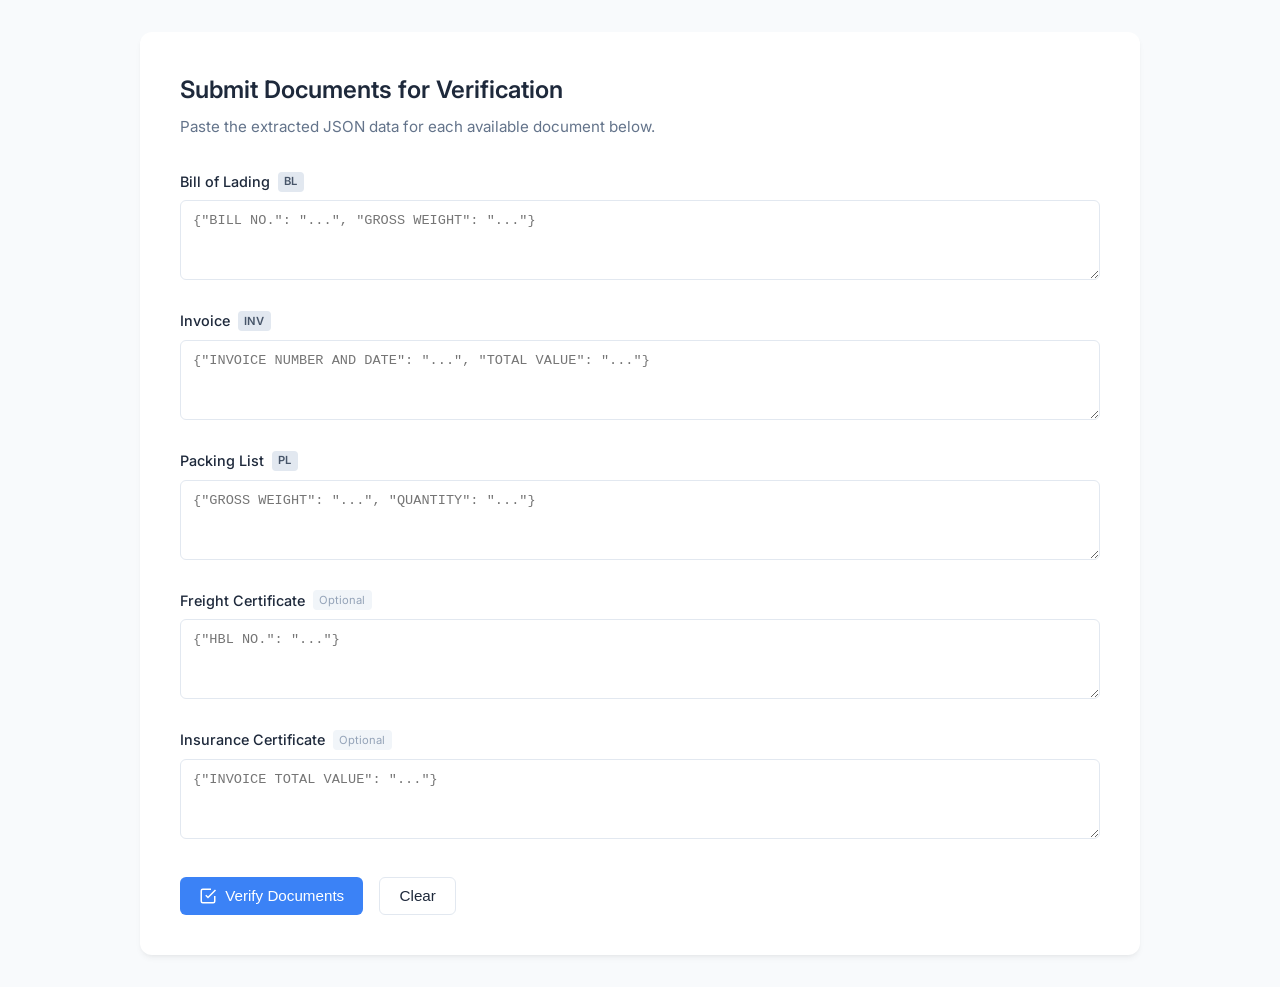
<file: static/index.html>
<!DOCTYPE html>
<html lang="en">
<head>
    <meta charset="UTF-8">
    <meta name="viewport" content="width=device-width, initial-scale=1.0">
    <title>Document Cross-Verification</title>
    <link rel="stylesheet" href="style.css">
    <link href="https://fonts.googleapis.com/css2?family=Inter:wght@400;500;600;700&display=swap" rel="stylesheet">
</head>
<body>
    <div class="container">
        
        <!-- Input Section -->
        <div class="input-section" id="inputSection">
            <h2>Submit Documents for Verification</h2>
            <p class="subtitle">Paste the extracted JSON data for each available document below.</p>
            
            <form id="verifyForm">
                <div class="form-group">
                    <label>Bill of Lading <span class="tag">BL</span></label>
                    <textarea id="bill_of_lading" placeholder='{"BILL NO.": "...", "GROSS WEIGHT": "..."}'></textarea>
                </div>
                <div class="form-group">
                    <label>Invoice <span class="tag">INV</span></label>
                    <textarea id="invoice" placeholder='{"INVOICE NUMBER AND DATE": "...", "TOTAL VALUE": "..."}'></textarea>
                </div>
                <div class="form-group">
                    <label>Packing List <span class="tag">PL</span></label>
                    <textarea id="packing_list" placeholder='{"GROSS WEIGHT": "...", "QUANTITY": "..."}'></textarea>
                </div>
                <div class="form-group">
                    <label>Freight Certificate <span class="tag optional">Optional</span></label>
                    <textarea id="freight_certificate" placeholder='{"HBL NO.": "..."}'></textarea>
                </div>
                <div class="form-group">
                    <label>Insurance Certificate <span class="tag optional">Optional</span></label>
                    <textarea id="insurance_certificate" placeholder='{"INVOICE TOTAL VALUE": "..."}'></textarea>
                </div>
                
                <div class="form-actions">
                    <button type="submit" id="submitBtn" class="btn-primary">
                        <svg class="icon" viewBox="0 0 24 24" width="18" height="18" stroke="currentColor" stroke-width="2" fill="none"><path d="M21 12v7a2 2 0 0 1-2 2H5a2 2 0 0 1-2-2V5a2 2 0 0 1 2-2h11"></path><polyline points="9 11 12 14 22 4"></polyline></svg>
                        Verify Documents
                    </button>
                    <button type="button" id="clearBtn" class="btn-secondary">Clear</button>
                </div>
                <div id="errorBox" class="error-box hidden"></div>
            </form>
        </div>

        <!-- Results Section -->
        <div class="results-section hidden" id="resultsSection">
            <div class="results-header">
                <div class="header-content">
                    <h1>Document Cross-Verification</h1>
                    <p class="header-desc">Comparing extracted data from BL, Packing List, Invoice, and Freight Certificate</p>
                    <div class="documents-analyzed">
                        <span class="label">Documents analyzed:</span>
                        <div class="doc-chips" id="docChips">
                            <!-- Injected via JS -->
                        </div>
                    </div>
                </div>
                <div class="verdict-banner" id="verdictBanner">
                    <svg viewBox="0 0 24 24" class="verdict-icon"><circle cx="12" cy="12" r="10"></circle><line x1="12" y1="8" x2="12" y2="12"></line><line x1="12" y1="16" x2="12.01" y2="16"></line></svg>
                    <span id="mismatchCountText">0 mismatch(es) found</span>
                </div>
            </div>

            <div class="table-container">
                <table class="verification-table">
                    <thead>
                        <tr>
                            <th>Field</th>
                            <th>Source 1</th>
                            <th>Source 2</th>
                            <th>Status</th>
                        </tr>
                    </thead>
                    <tbody id="resultsTableBody">
                        <!-- Rows injected via JS -->
                    </tbody>
                </table>
            </div>
            
            <div class="form-actions" style="margin-top: 2rem;">
                 <button type="button" id="newVerificationBtn" class="btn-secondary">New Verification</button>
            </div>
        </div>

    </div>

    <script src="app.js"></script>
</body>
</html>
</file>
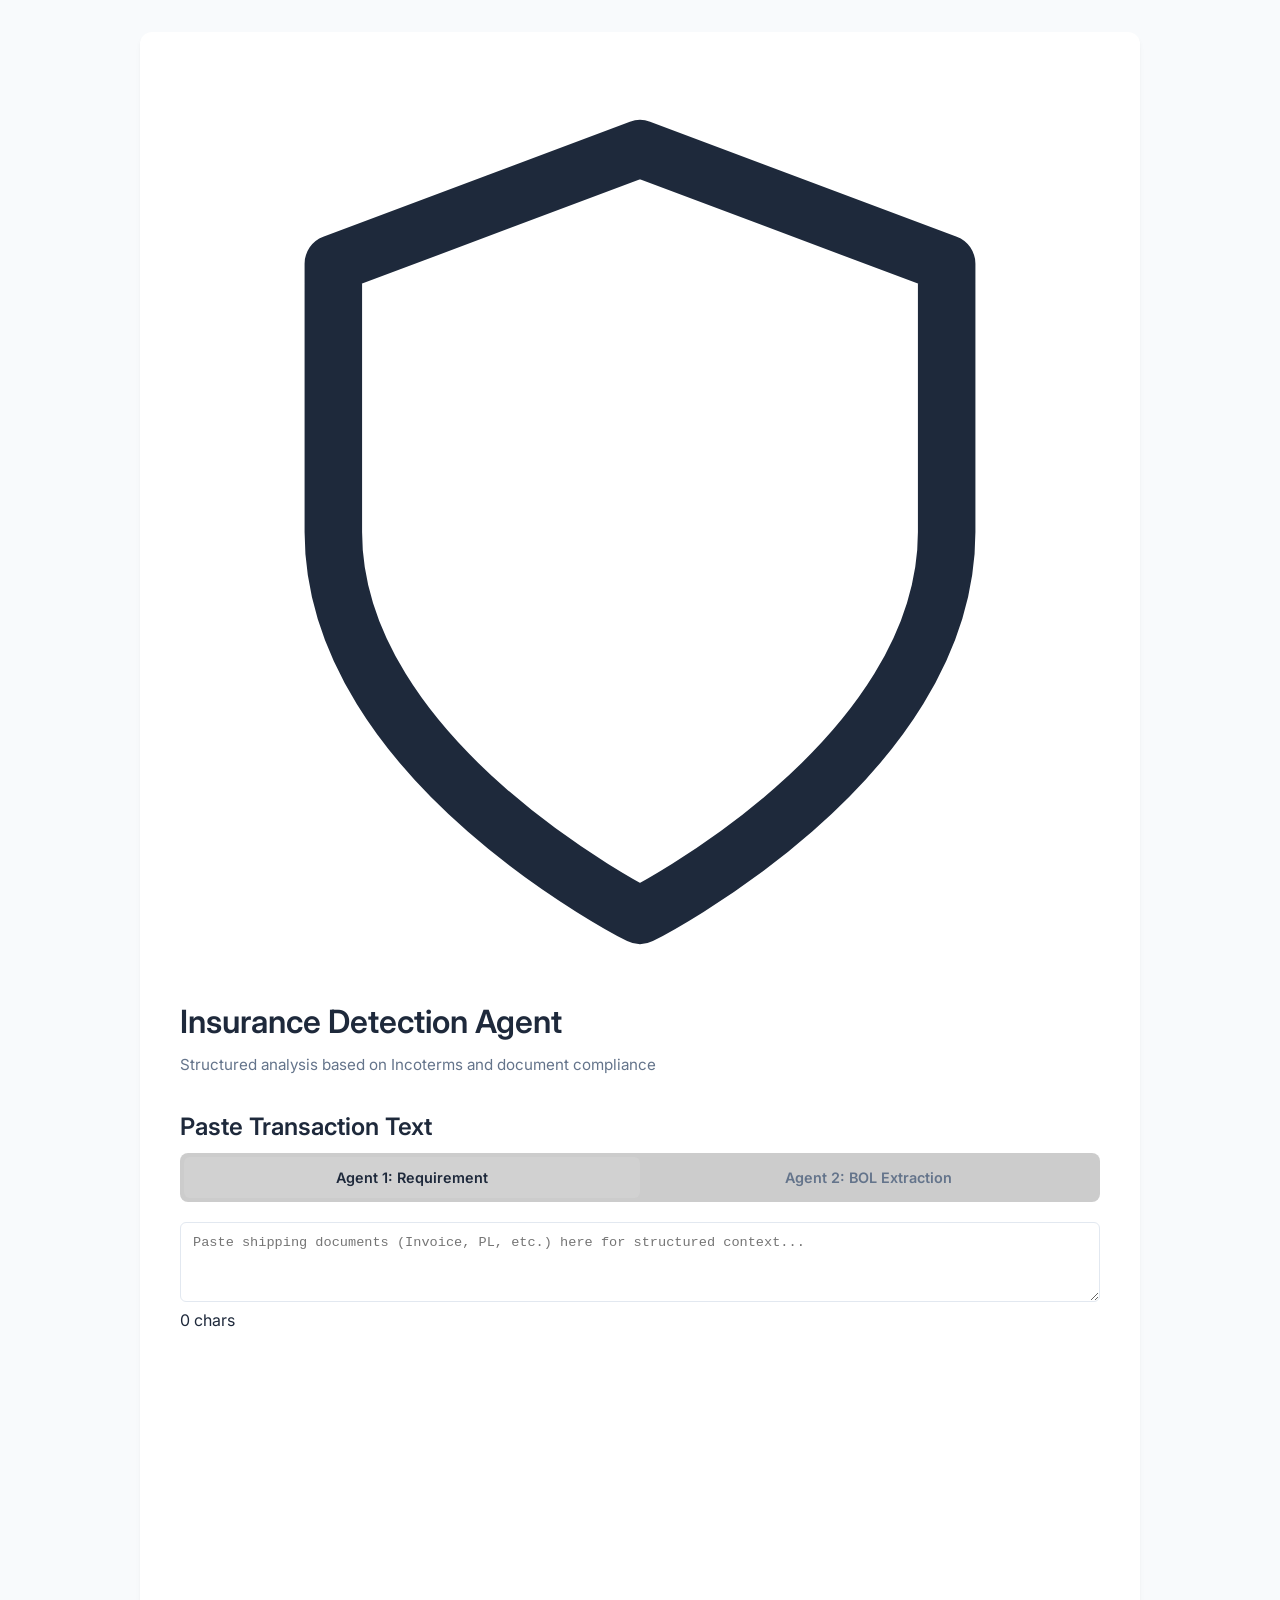
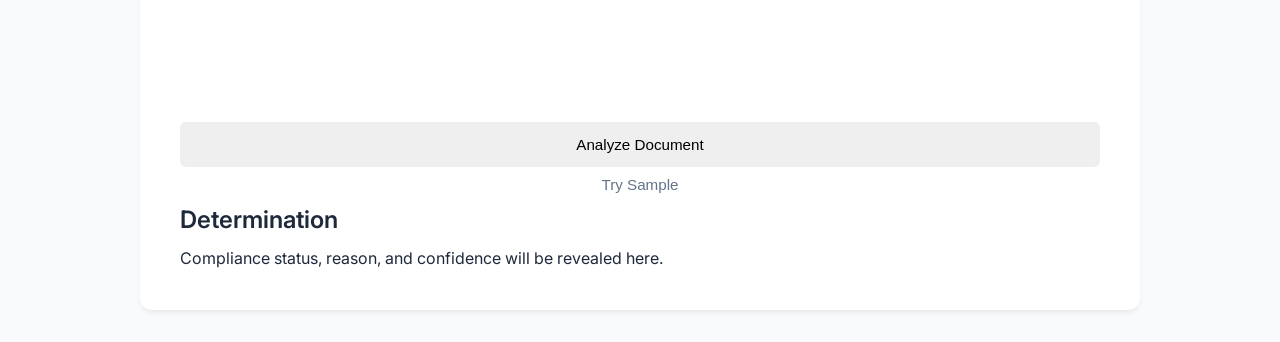
<file: app/templates/index.html>
<!DOCTYPE html>
<html lang="en">
<head>
    <meta charset="UTF-8">
    <meta name="viewport" content="width=device-width, initial-scale=1.0">
    <meta name="description" content="Insurance Requirement Detection Agent – Formatted Analysis Mode">
    <title>Insurance Detection Agent</title>
    <link rel="stylesheet" href="/static/style.css">
    <link href="https://fonts.googleapis.com/css2?family=Inter:wght@300;400;500;600;700;800&display=swap" rel="stylesheet">
    <style>
        .result-detail-card {
            display: flex;
            flex-direction: column;
            padding: 20px;
        }
        .status-hero {
            font-size: 2.2rem;
            font-weight: 800;
            margin-bottom: 5px;
            letter-spacing: -0.5px;
        }
        .status-hero.yes { color: var(--accent-red); }
        .status-hero.no { color: var(--accent-green); }
        
        .reason-box {
            background: rgba(255,255,255,0.03);
            border: 1px solid rgba(255,255,255,0.08);
            border-radius: 12px;
            padding: 15px;
            margin-top: 15px;
            font-size: 0.95rem;
            color: var(--text-primary);
            line-height: 1.5;
        }
        .reason-box::before {
            content: "REASON";
            display: block;
            font-size: 0.7rem;
            font-weight: 700;
            color: var(--text-secondary);
            margin-bottom: 8px;
            letter-spacing: 1px;
        }

        .confidence-row {
            display: flex;
            align-items: center;
            justify-content: space-between;
            margin-top: 20px;
            padding-top: 20px;
            border-top: 1px solid rgba(255,255,255,0.05);
        }
        .conf-label { font-weight: 600; color: var(--text-secondary); font-size: 0.9rem; }
        .conf-val { font-weight: 800; color: var(--text-primary); font-size: 1.1rem; }
        
        .conf-bar-simple {
            height: 6px;
            flex-grow: 1;
            margin: 0 15px;
            background: rgba(255,255,255,0.05);
            border-radius: 3px;
            overflow: hidden;
        }
        .conf-fill-simple { height: 100%; transition: width 0.8s; }
        .conf-high { background: var(--accent-green); }
        .conf-med { background: var(--accent-blue); }
        .conf-low { background: var(--accent-red); }

        .mode-toggle {
            display: flex;
            background: rgba(0,0,0,0.2);
            border-radius: 8px;
            padding: 4px;
            margin-bottom: 20px;
        }
        .mode-btn {
            flex: 1;
            padding: 10px;
            text-align: center;
            border-radius: 6px;
            cursor: pointer;
            font-size: 0.9rem;
            font-weight: 600;
            color: var(--text-secondary);
            transition: all 0.3s;
        }
        .mode-btn.active {
            background: rgba(255,255,255,0.1);
            color: var(--text-primary);
        }

        .kv-grid {
            display: grid;
            grid-template-columns: 1fr;
            gap: 10px;
            margin-top: 15px;
            text-align: left;
            width: 100%;
        }
        .kv-item {
            background: rgba(255,255,255,0.02);
            padding: 10px 15px;
            border-radius: 8px;
            border: 1px solid rgba(255,255,255,0.05);
            display: flex;
            justify-content: space-between;
            align-items: center;
        }
        .kv-key {
            font-size: 0.8rem;
            color: var(--text-secondary);
            font-weight: 700;
            letter-spacing: 0.5px;
        }
        .kv-value {
            font-size: 0.95rem;
            color: var(--accent-blue);
            font-weight: 600;
            text-align: right;
            max-width: 60%;
            word-wrap: break-word;
        }
    </style>
</head>
<body>
    <div class="bg-particles" id="bgParticles"></div>
    <div class="container">
        <header class="header">
            <div class="header-icon">
                <svg viewBox="0 0 24 24" fill="none" stroke="currentColor" stroke-width="1.5" stroke-linecap="round" stroke-linejoin="round">
                    <path d="M12 22s8-4 8-10V5l-8-3-8 3v7c0 6 8 10 8 10z"/>
                </svg>
            </div>
            <h1>Insurance Detection Agent</h1>
            <p class="subtitle">Structured analysis based on Incoterms and document compliance</p>
        </header>

        <div class="main-grid">
            <section class="panel input-panel">
                <div class="panel-header">
                    <h2>Paste Transaction Text</h2>
                </div>
                <div class="mode-toggle">
                    <div class="mode-btn active" id="modeAgent1" onclick="setMode('agent1')">Agent 1: Requirement</div>
                    <div class="mode-btn" id="modeAgent2" onclick="setMode('agent2')">Agent 2: BOL Extraction</div>
                </div>
                <div class="editor-wrap" style="height: 480px;">
                    <textarea id="textInput" spellcheck="false" placeholder="Paste shipping documents (Invoice, PL, etc.) here for structured context..."></textarea>
                    <div class="editor-footer">
                        <span class="char-count" id="charCount">0 chars</span>
                    </div>
                </div>
                <div class="action-buttons" style="margin-top: 20px;">
                    <button class="analyze-btn" onclick="analyzeText()" id="btnAnalyze" style="width: 100%; height: 45px;">
                        Analyze Document
                    </button>
                    <button class="sample-btn mt-2" onclick="loadSampleText()" style="width: 100%; height: 35px; background: rgba(255,255,255,0.03); color: var(--text-secondary); border: 1px solid rgba(255,255,255,0.1); border-radius: 8px;">
                        Try Sample
                    </button>
                </div>
            </section>

            <section class="panel result-panel">
                <div class="panel-header">
                    <h2>Determination</h2>
                </div>

                <div class="empty-state" id="emptyState">
                    <p>Compliance status, reason, and confidence will be revealed here.</p>
                </div>

                <div class="loading-state hidden" id="loadingState">
                    <div class="spinner"></div>
                    <p>Executing Agent logic…</p>
                </div>

                <div class="result-card hidden" id="resultCard" style="padding-top: 5px;">
                    <!-- Agent 1 View -->
                    <div class="result-detail-card" id="viewAgent1">
                        <span style="font-size: 0.75rem; font-weight: 700; color: var(--text-secondary); letter-spacing: 0.5px; opacity: 0.7;">INSURANCE CERTIFICATE REQUIRED</span>
                        <div class="status-hero" id="statusHero">—</div>
                        <div class="reason-box" id="resultReason">—</div>
                        <div class="confidence-row">
                            <span class="conf-label">CONFIDENCE</span>
                            <div class="conf-bar-simple"><div class="conf-fill-simple" id="confFill"></div></div>
                            <span class="conf-val" id="confVal">—%</span>
                        </div>
                    </div>

                    <!-- Agent 2 View -->
                    <div class="result-detail-card hidden" id="viewAgent2">
                        <span style="font-size: 0.75rem; font-weight: 700; color: var(--text-secondary); letter-spacing: 0.5px; opacity: 0.7;">EXTRACTED 13-POINT KEY/VALUE PAIRS</span>
                        <div class="kv-grid" id="kvGrid">
                            <!-- Items inserted dynamically -->
                        </div>
                    </div>
                </div>

                <div class="error-state hidden" id="errorState">
                    <p id="errorMessage">Analysis failed</p>
                </div>
            </section>
        </div>
    </div>

    <script>
        const textInput = document.getElementById('textInput');
        const charCount = document.getElementById('charCount');

        textInput.addEventListener('input', () => {
            charCount.textContent = `${textInput.value.length} chars`;
        });

        let currentMode = 'agent1';

        function setMode(mode) {
            currentMode = mode;
            document.getElementById('modeAgent1').classList.toggle('active', mode === 'agent1');
            document.getElementById('modeAgent2').classList.toggle('active', mode === 'agent2');
            
            const title = document.querySelector('.header p.subtitle');
            if (mode === 'agent1') {
                title.textContent = 'Structured analysis based on Incoterms and document compliance';
                textInput.placeholder = 'Paste shipping documents (Invoice, PL, etc.) here for structured context...';
            } else {
                title.textContent = 'Extract 13 specific key-value fields from a Bill of Lading';
                textInput.placeholder = 'Paste raw Bill of Lading text here for extraction...';
            }
        }

        function loadSampleText() {
            if (currentMode === 'agent1') {
                textInput.value = `INVOICE NO: INV-2026-X99\nDATE: 2026-04-12\nINCOTERM: CIF\nPORT OF LOADING: SHANGHAI\nPORT OF DISCHARGE: HAMBURG\nB/L NO: HLCU-XP-8812\nTOTAL VALUE: $12,500.00\nNOTE: No insurance charges were found in the invoice details.`;
            } else {
                textInput.value = `BILL OF LADING NO: BLEX-901122\nISSUED: 2026-05-01\nSHIPPER: GLOBAL PARTS MANUFACTURING LTD\nCONSIGNEE: AUTO ASSEMBLY WORKS CORP\nPORT OF LOADING: PORT OF TOKYO\nDESTINATION: PORT OF LOS ANGELES\nCONTAINER NO: TRLU3819920\nGROSS WEIGHT: 14500.50 KGS\nVOLUME: 34.2 CBM\nPACKAGE: 240 CARTONS\nFREIGHT PREPAID\nMOVEMENT: CY/CY\nDESCRIPTION OF GOODS:\nAUTOMOTIVE TRANSMISSION COMPONENTS AND SPARE PARTS.`;
            }
            charCount.textContent = `${textInput.value.length} chars`;
        }

        async function analyzeText() {
            const raw = textInput.value.trim();
            if (!raw) return;
            showLoading();
            try {
                if (currentMode === 'agent1') {
                    const res = await fetch('/api/analyze/text', {
                        method: 'POST',
                        headers: { 'Content-Type': 'application/json' },
                        body: JSON.stringify({ text: raw }),
                    });
                    const result = await res.json();
                    showAgent1Result(result);
                } else {
                    const formData = new FormData();
                    formData.append("bol_text", raw);
                    const res = await fetch('/api/extract/bol', {
                        method: 'POST',
                        body: formData,
                    });
                    const result = await res.json();
                    showAgent2Result(result);
                }
            } catch (err) {
                showError(err.message);
            }
        }

        function showAgent1Result(res) {
            hideAll();
            document.getElementById('resultCard').classList.remove('hidden');
            document.getElementById('viewAgent1').classList.remove('hidden');
            document.getElementById('viewAgent2').classList.add('hidden');
            
            // Map JSON keys (aliases used in backend)
            const required = res["Insurance Certificate Required"];
            const reason = res["Reason"];
            const conf = res["Confidence"];

            const hero = document.getElementById('statusHero');
            hero.textContent = required.toUpperCase();
            hero.className = `status-hero ${required.toLowerCase()}`;
            
            document.getElementById('resultReason').textContent = reason;
            document.getElementById('confVal').textContent = conf;

            const confInt = parseInt(conf);
            const fill = document.getElementById('confFill');
            fill.style.width = isNaN(confInt) ? '0%' : `${confInt}%`;
            fill.className = `conf-fill-simple ${confInt >= 90 ? 'conf-high' : confInt >= 80 ? 'conf-med' : 'conf-low'}`;
        }

        function showAgent2Result(res) {
            hideAll();
            document.getElementById('resultCard').classList.remove('hidden');
            document.getElementById('viewAgent1').classList.add('hidden');
            document.getElementById('viewAgent2').classList.remove('hidden');

            const grid = document.getElementById('kvGrid');
            grid.innerHTML = ''; // Clear previous

            // Iterate over the exact JSON keys
            for (const [key, value] of Object.entries(res)) {
                const item = document.createElement('div');
                item.className = 'kv-item';
                
                const k = document.createElement('div');
                k.className = 'kv-key';
                k.textContent = key;
                
                const v = document.createElement('div');
                v.className = 'kv-value';
                v.textContent = value;
                
                item.appendChild(k);
                item.appendChild(v);
                grid.appendChild(item);
            }
        }

        function hideAll() {
            document.getElementById('emptyState').classList.add('hidden');
            document.getElementById('loadingState').classList.add('hidden');
            document.getElementById('resultCard').classList.add('hidden');
            document.getElementById('errorState').classList.add('hidden');
        }
        function showLoading() { hideAll(); document.getElementById('loadingState').classList.remove('hidden'); }
        function showError(msg) { hideAll(); document.getElementById('errorMessage').textContent = msg; document.getElementById('errorState').classList.remove('hidden'); }

        (function initParticles() {
            const container = document.getElementById('bgParticles');
            for (let i = 0; i < 30; i++) {
                const dot = document.createElement('div');
                dot.className = 'particle';
                dot.style.left = `${Math.random() * 100}%`;
                dot.style.top = `${Math.random() * 100}%`;
                dot.style.animationDelay = `${Math.random() * 8}s`;
                dot.style.animationDuration = `${6 + Math.random() * 8}s`;
                container.appendChild(dot);
            }
        })();
    </script>
</body>
</html>
</file>
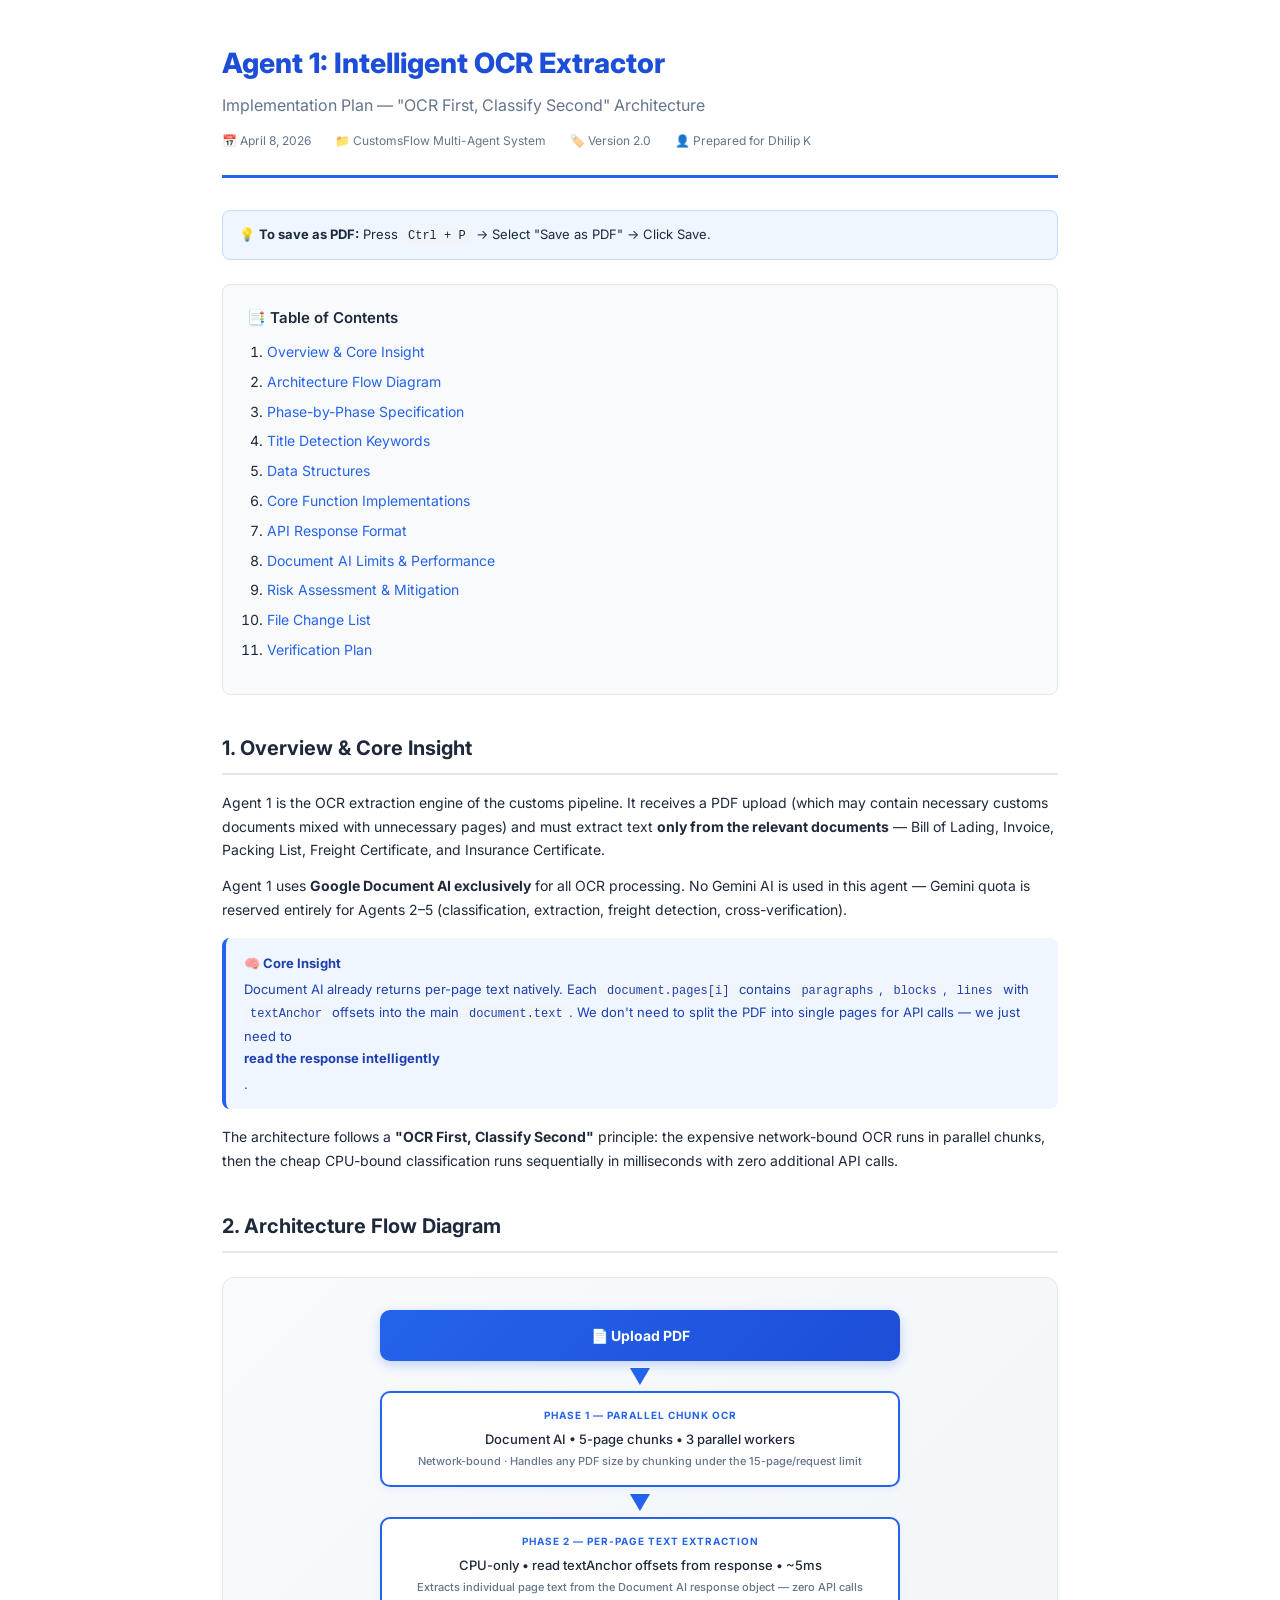
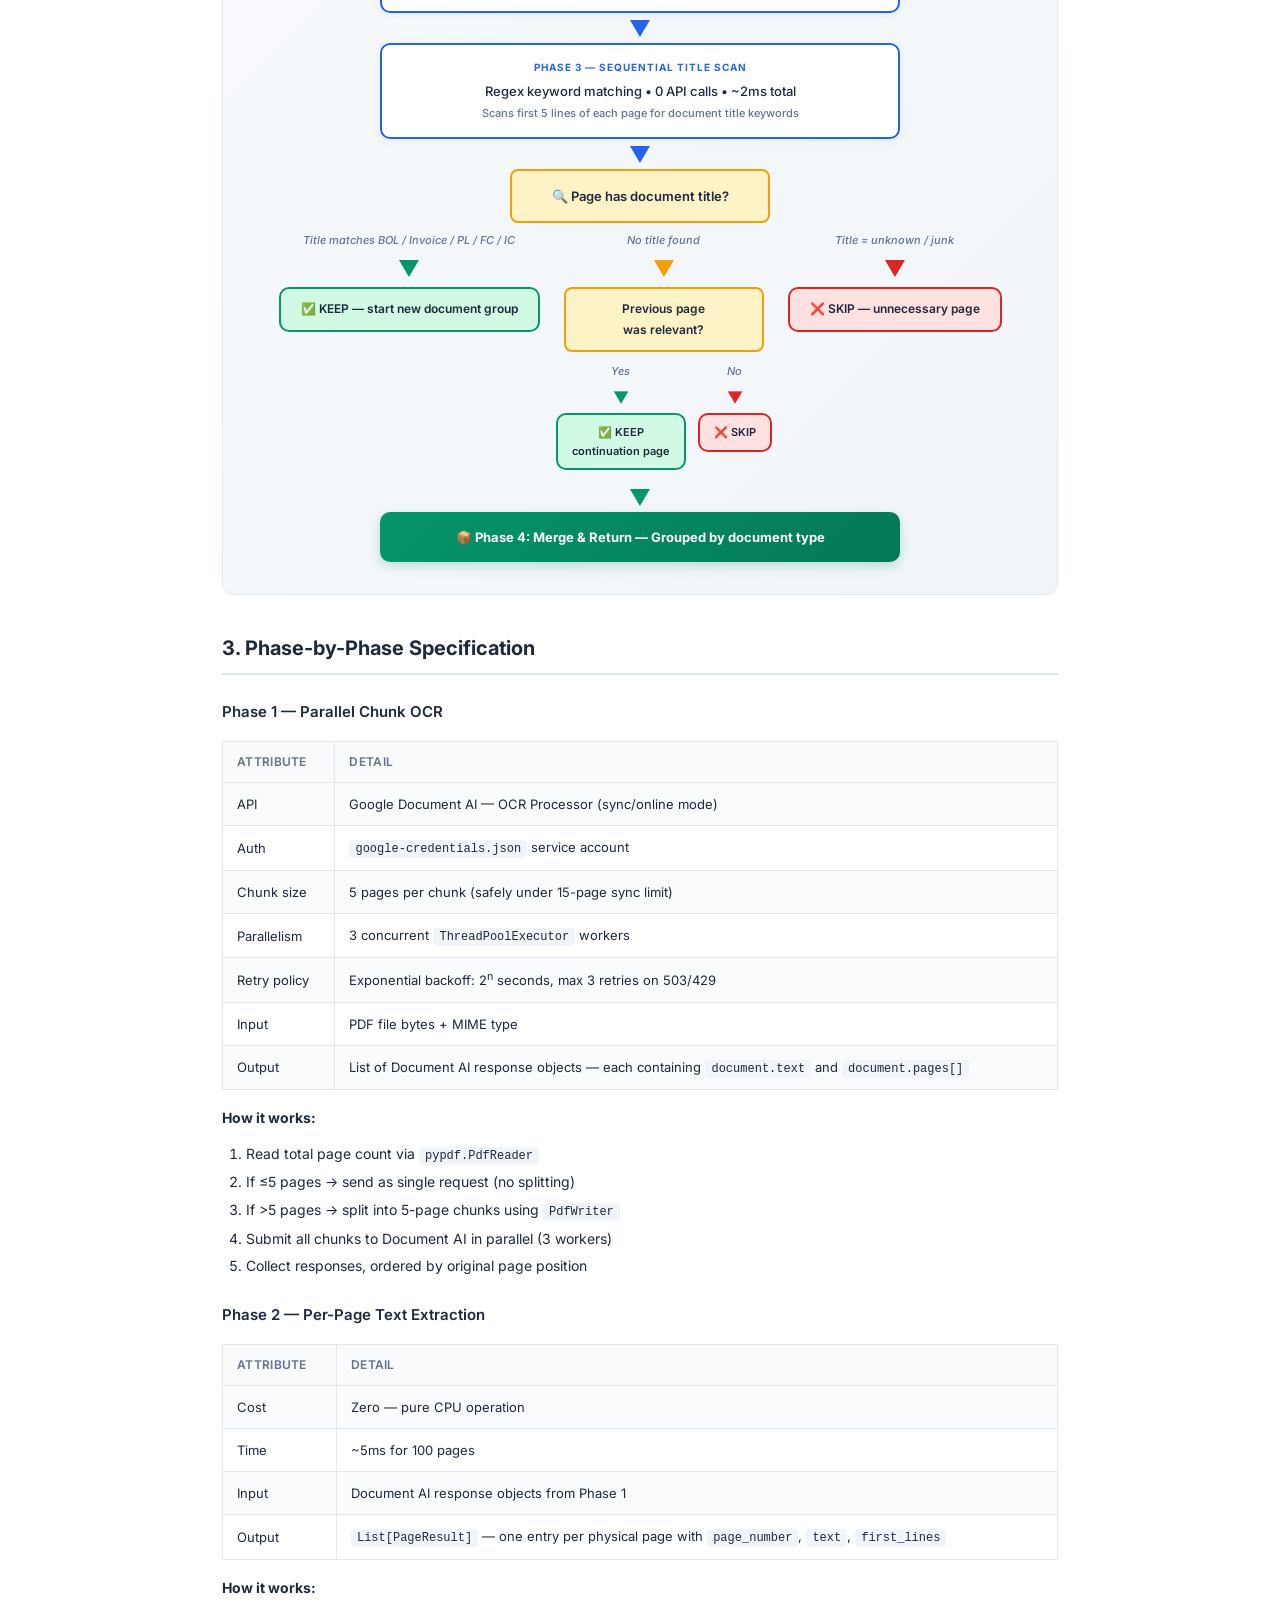
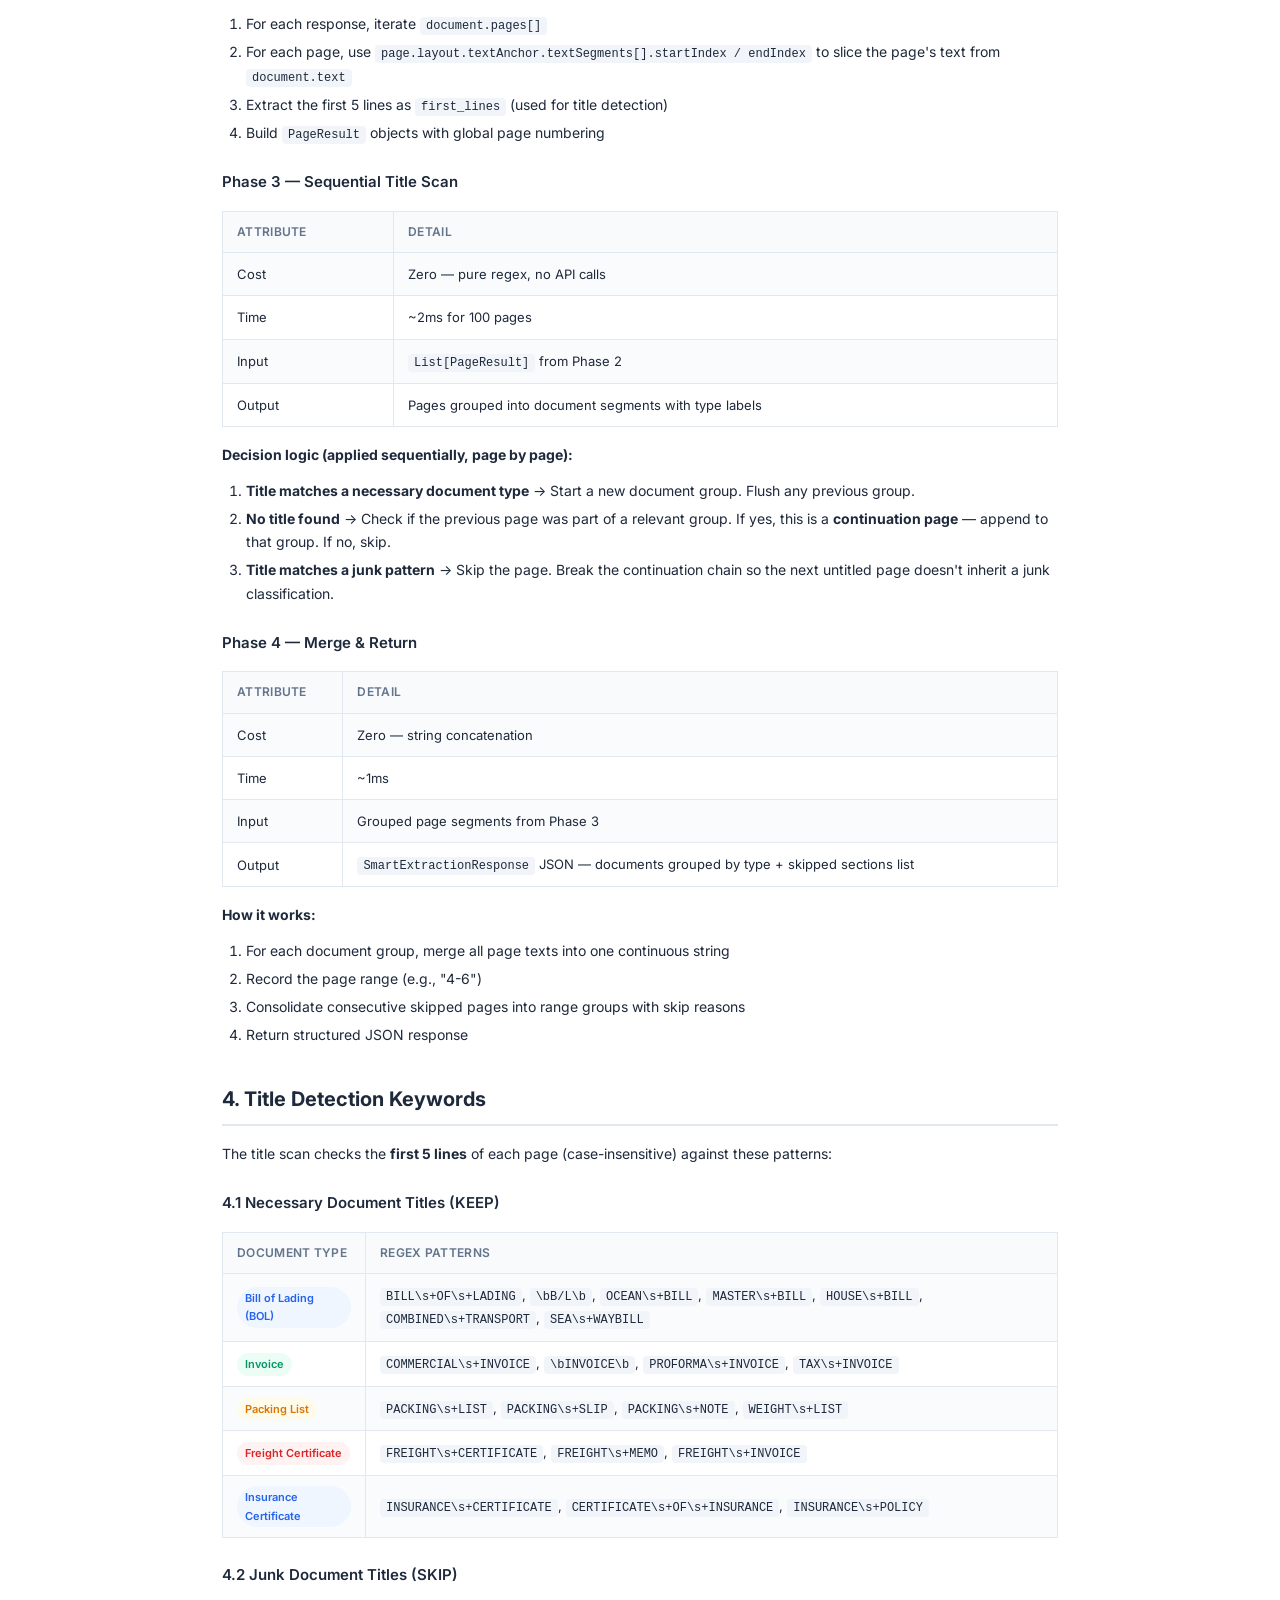
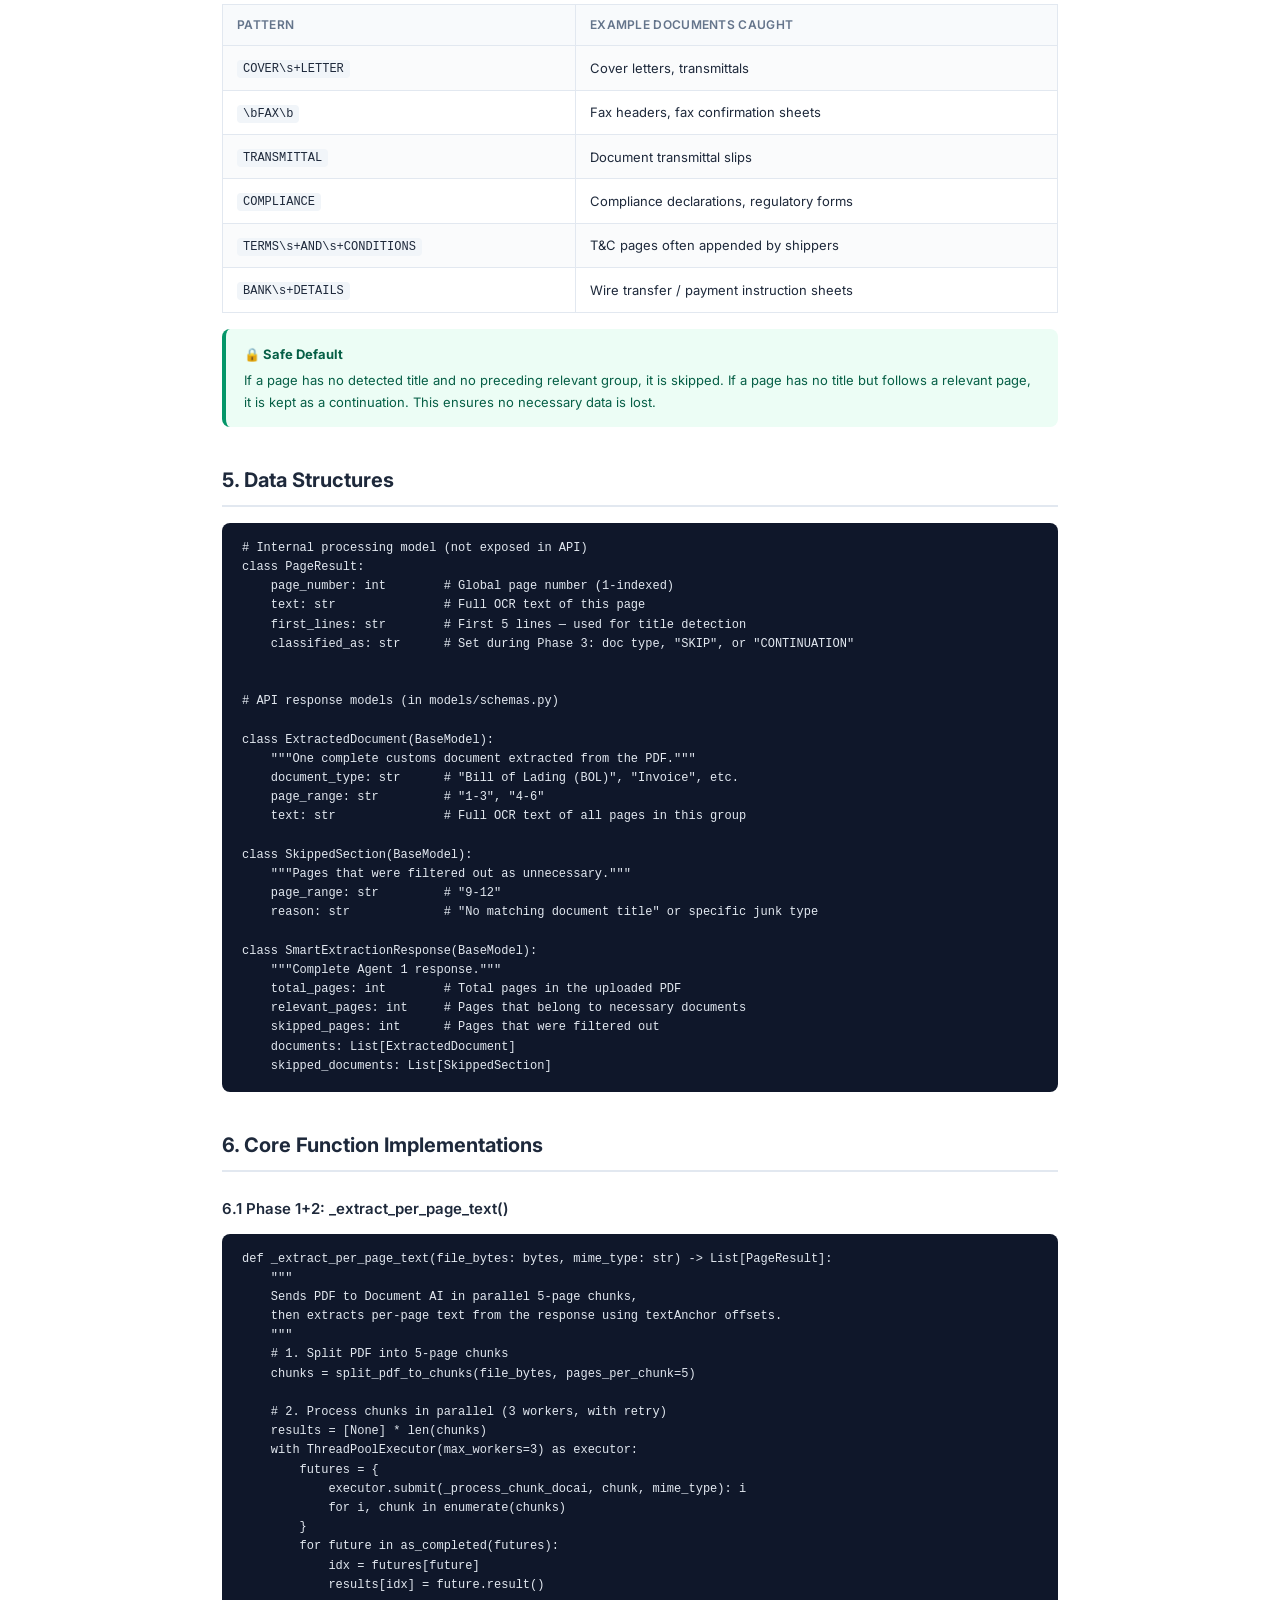
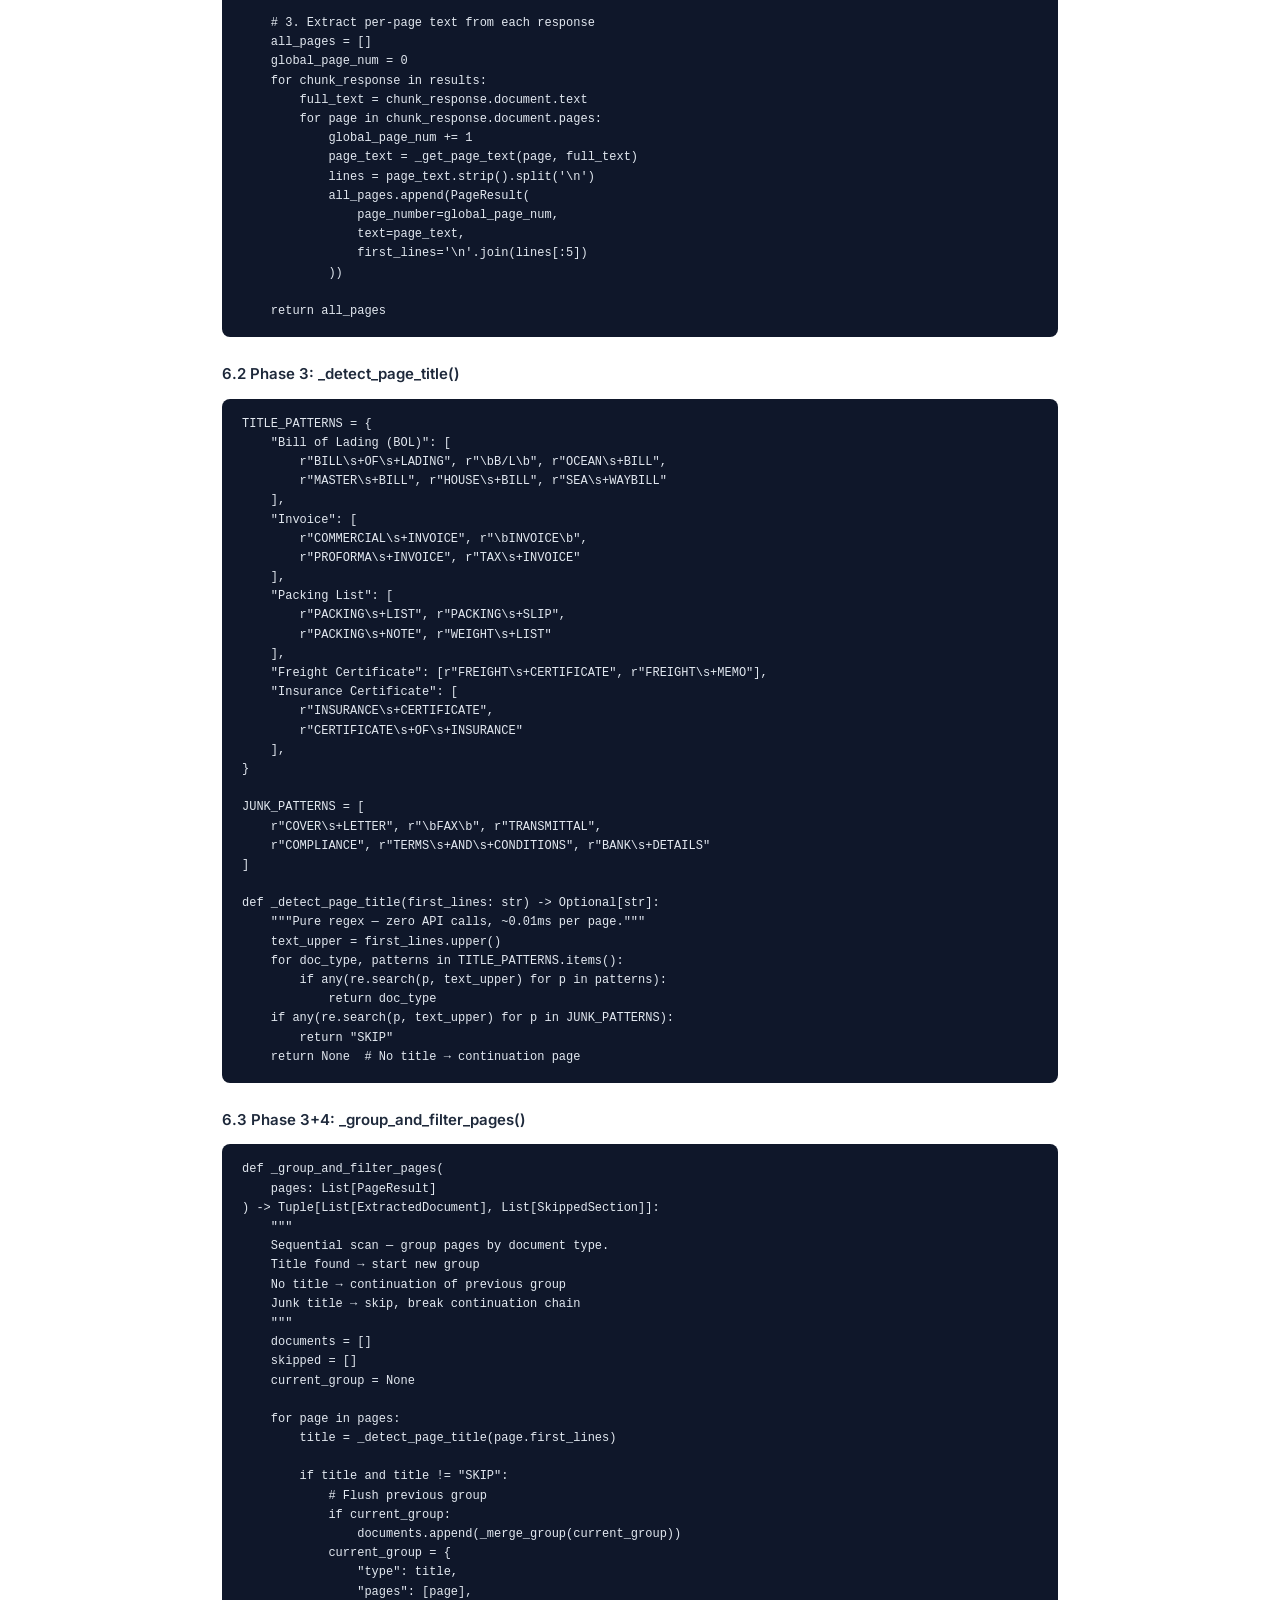
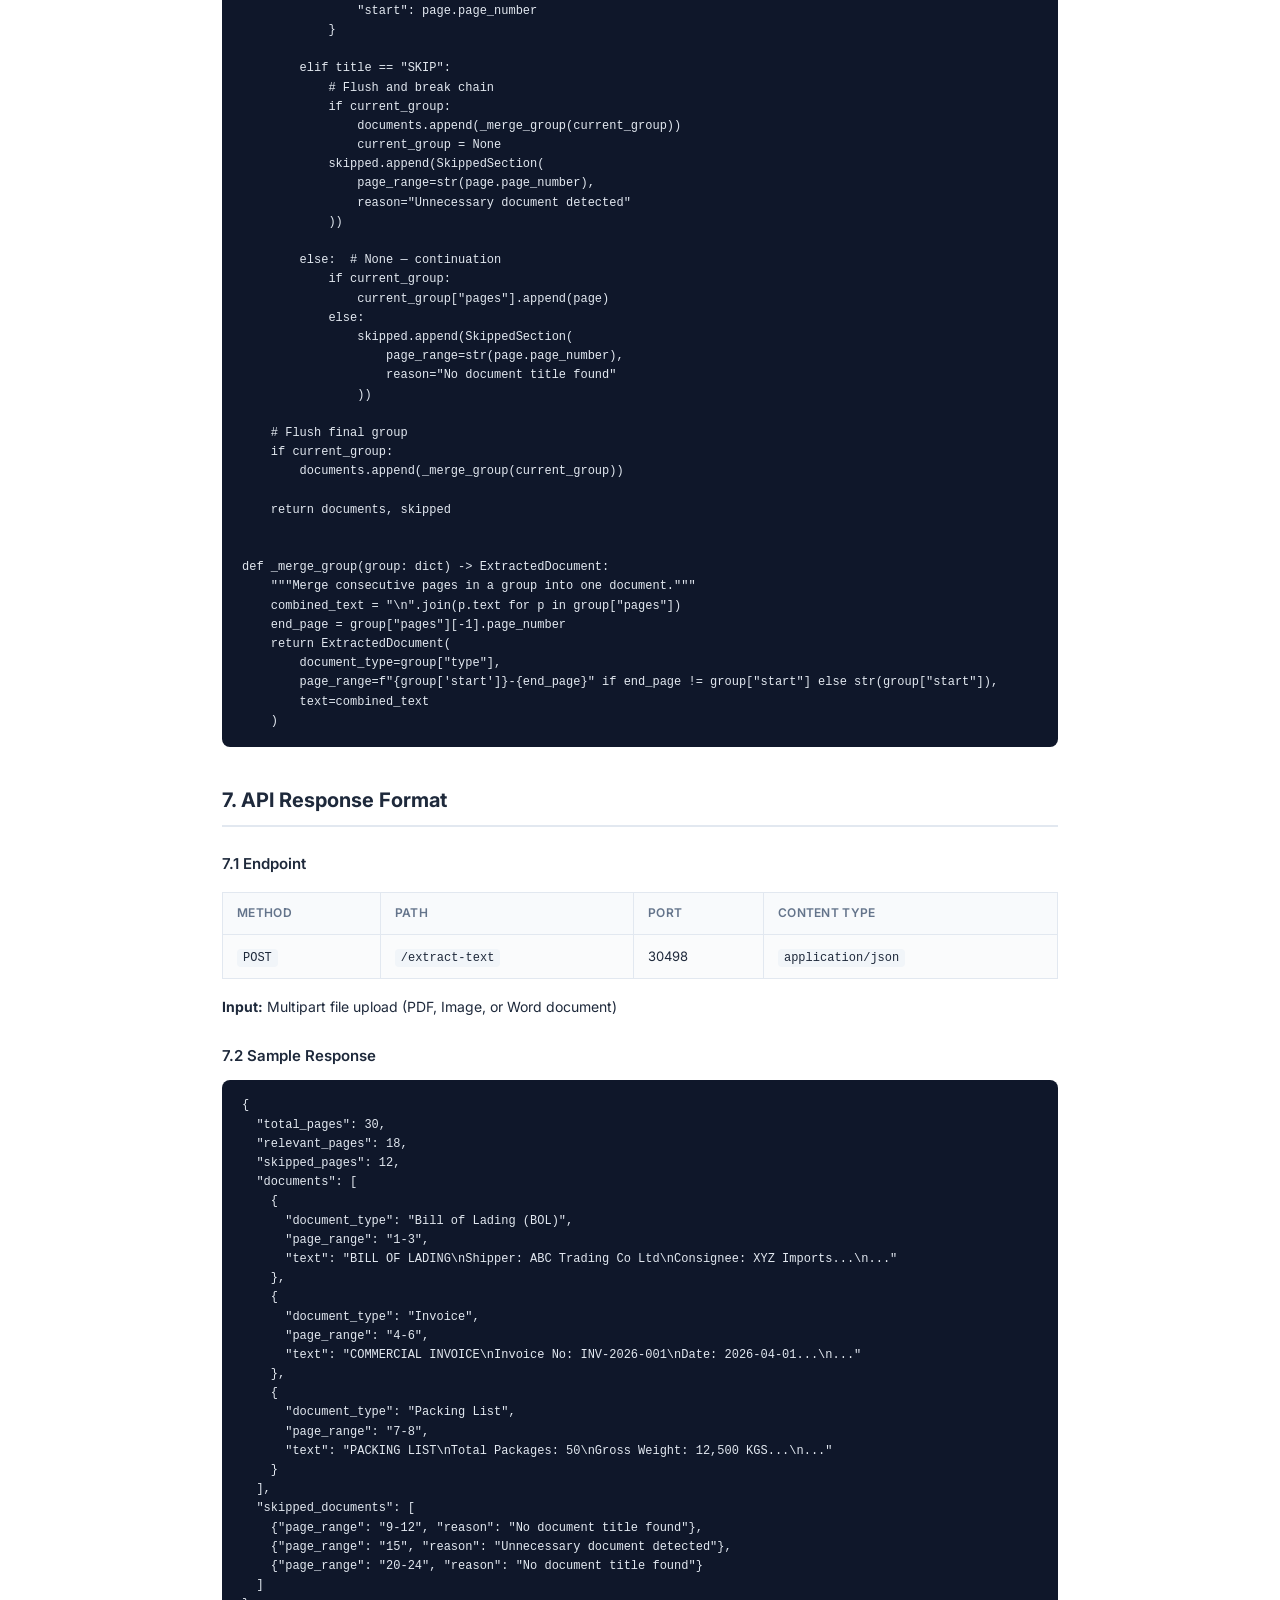
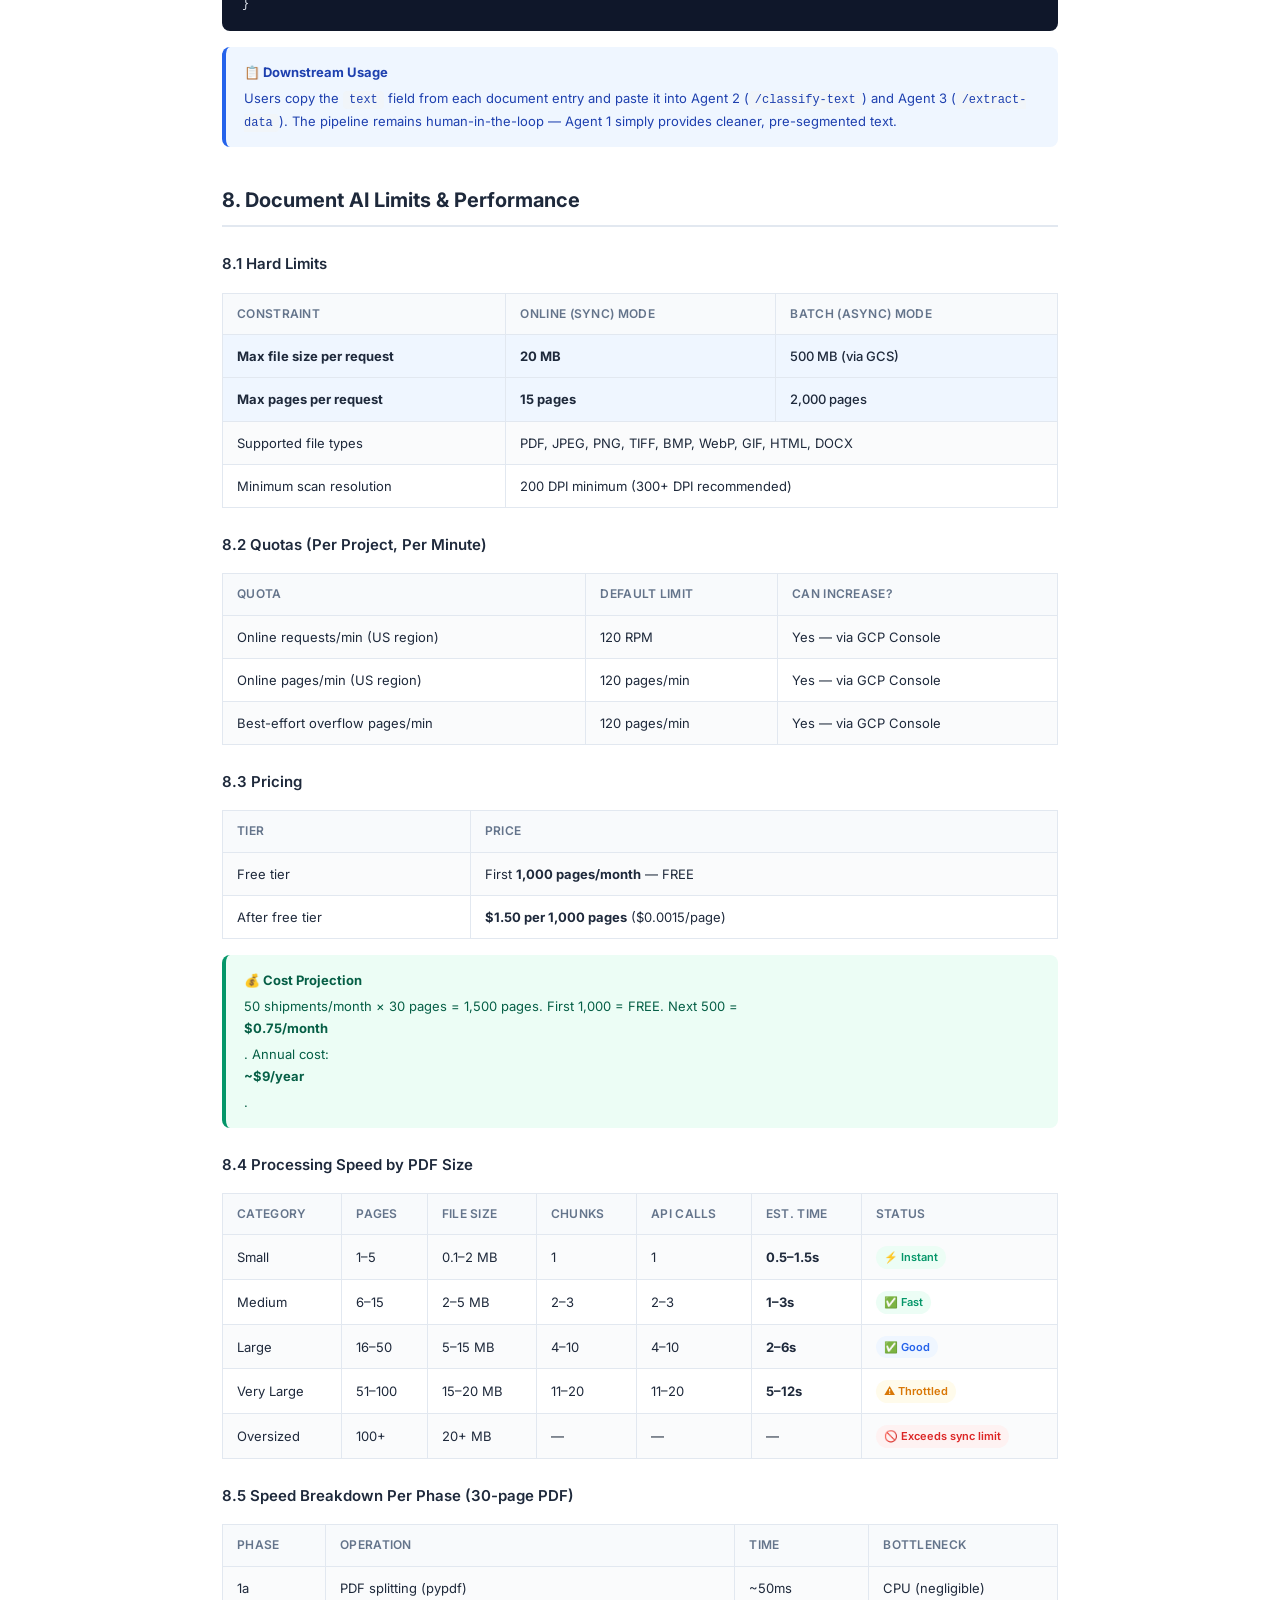
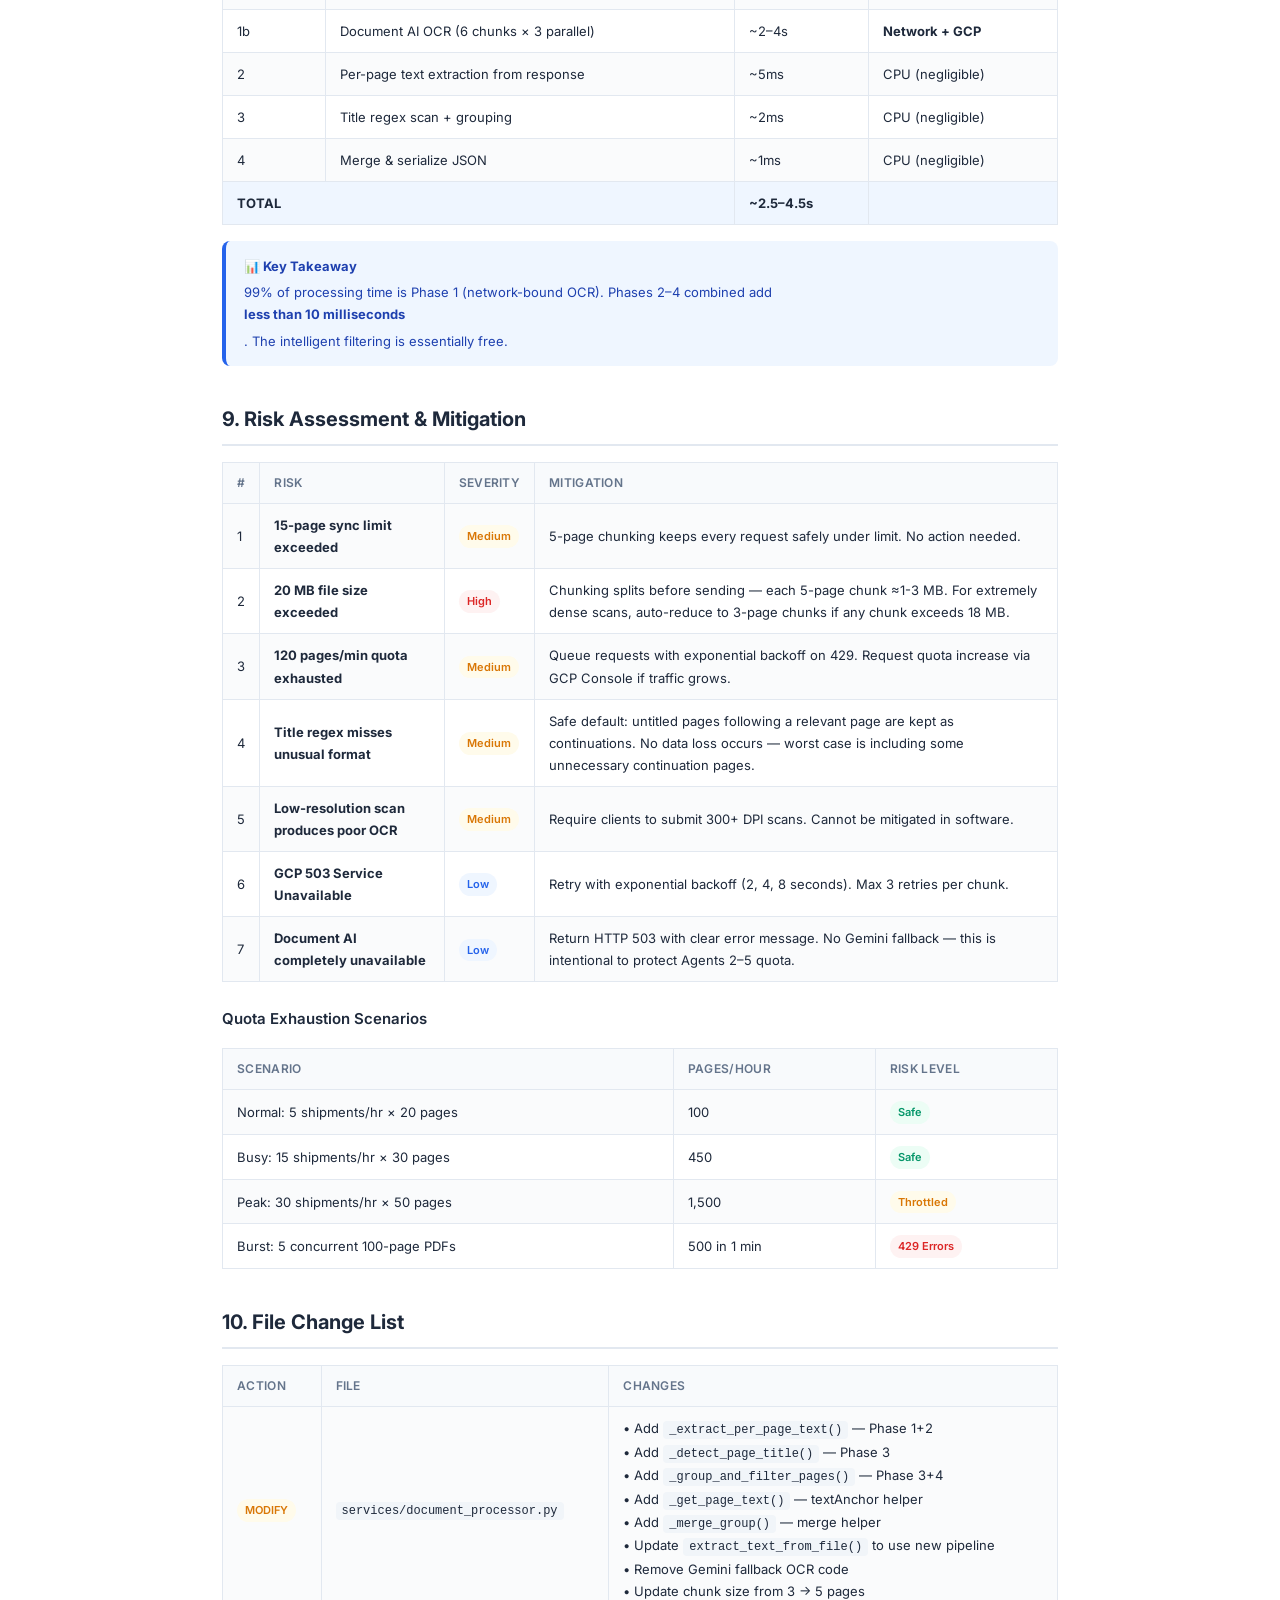
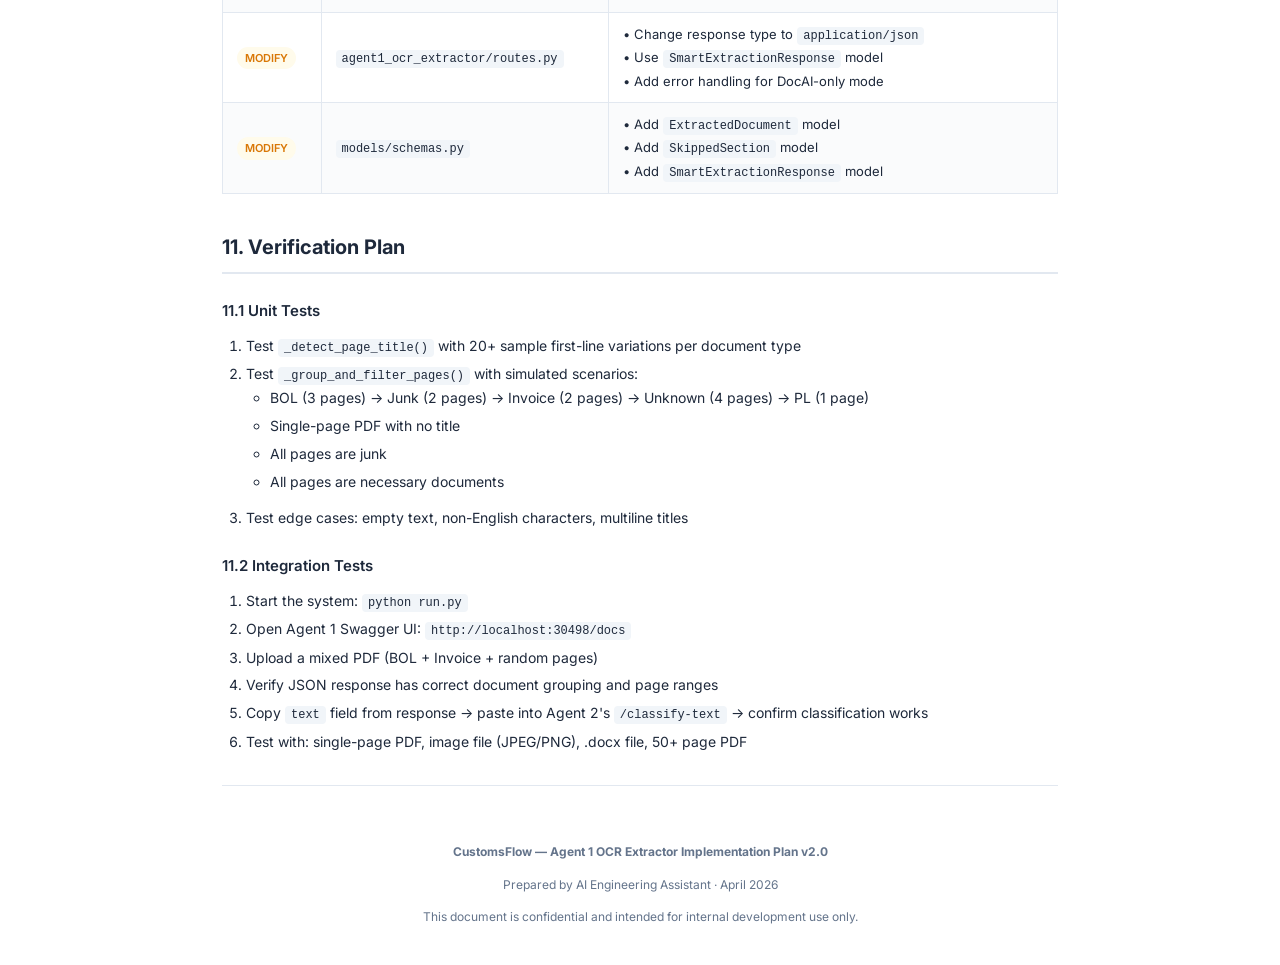
<file: docs/Agent1_OCR_Redesign_Implementation_Plan.html>
<!DOCTYPE html>
<html lang="en">
<head>
    <meta charset="UTF-8">
    <meta name="viewport" content="width=device-width, initial-scale=1.0">
    <title>Agent 1 OCR Extractor — Implementation Plan</title>
    <style>
        @import url('https://fonts.googleapis.com/css2?family=Inter:wght@300;400;500;600;700;800&display=swap');

        :root {
            --primary: #2563eb;
            --primary-dark: #1d4ed8;
            --danger: #dc2626;
            --warning: #f59e0b;
            --success: #059669;
            --bg: #ffffff;
            --text: #1e293b;
            --text-muted: #64748b;
            --border: #e2e8f0;
            --code-bg: #f1f5f9;
            --table-header: #f8fafc;
            --highlight: #eff6ff;
        }

        * { margin: 0; padding: 0; box-sizing: border-box; }

        body {
            font-family: 'Inter', -apple-system, BlinkMacSystemFont, sans-serif;
            background: var(--bg);
            color: var(--text);
            line-height: 1.7;
            font-size: 14px;
            max-width: 900px;
            margin: 0 auto;
            padding: 40px 32px;
        }

        @media print {
            body { padding: 20px; font-size: 11px; line-height: 1.5; }
            .page-break { page-break-before: always; }
            .no-print { display: none; }
            h1 { font-size: 22px; }
            h2 { font-size: 16px; }
            h3 { font-size: 13px; }
        }

        .doc-header {
            border-bottom: 3px solid var(--primary);
            padding-bottom: 24px;
            margin-bottom: 32px;
        }
        .doc-header h1 {
            font-size: 28px;
            font-weight: 800;
            color: var(--primary-dark);
            margin-bottom: 4px;
        }
        .doc-header .subtitle {
            font-size: 16px;
            color: var(--text-muted);
            font-weight: 400;
        }
        .doc-meta {
            display: flex;
            gap: 24px;
            margin-top: 12px;
            font-size: 12px;
            color: var(--text-muted);
        }

        h2 {
            font-size: 20px;
            font-weight: 700;
            color: var(--text);
            margin-top: 36px;
            margin-bottom: 16px;
            padding-bottom: 8px;
            border-bottom: 2px solid var(--border);
        }
        h3 {
            font-size: 15px;
            font-weight: 600;
            color: var(--text);
            margin-top: 24px;
            margin-bottom: 10px;
        }
        h4 {
            font-size: 13px;
            font-weight: 600;
            color: var(--text-muted);
            text-transform: uppercase;
            letter-spacing: 0.5px;
            margin-top: 20px;
            margin-bottom: 8px;
        }

        p { margin-bottom: 12px; }
        ul, ol { margin-left: 24px; margin-bottom: 12px; }
        li { margin-bottom: 4px; }

        table {
            width: 100%;
            border-collapse: collapse;
            margin: 16px 0;
            font-size: 13px;
        }
        th, td {
            padding: 10px 14px;
            text-align: left;
            border: 1px solid var(--border);
        }
        th {
            background: var(--table-header);
            font-weight: 600;
            font-size: 12px;
            text-transform: uppercase;
            letter-spacing: 0.3px;
            color: var(--text-muted);
        }
        tr:nth-child(even) { background: #fafbfc; }

        code {
            background: var(--code-bg);
            padding: 2px 6px;
            border-radius: 4px;
            font-family: 'JetBrains Mono', 'Fira Code', monospace;
            font-size: 12px;
        }
        pre {
            background: #0f172a;
            color: #e2e8f0;
            padding: 16px 20px;
            border-radius: 8px;
            overflow-x: auto;
            margin: 12px 0;
            font-size: 12px;
            line-height: 1.6;
        }
        pre code { background: none; padding: 0; color: inherit; }

        .callout {
            padding: 14px 18px;
            border-radius: 8px;
            margin: 16px 0;
            border-left: 4px solid;
            font-size: 13px;
        }
        .callout-info { background: var(--highlight); border-color: var(--primary); color: #1e40af; }
        .callout-success { background: #ecfdf5; border-color: var(--success); color: #065f46; }
        .callout-warning { background: #fffbeb; border-color: var(--warning); color: #92400e; }
        .callout-danger { background: #fef2f2; border-color: var(--danger); color: #991b1b; }
        .callout strong { display: block; margin-bottom: 4px; }

        .badge {
            display: inline-block;
            padding: 2px 8px;
            border-radius: 100px;
            font-size: 11px;
            font-weight: 600;
        }
        .badge-red { background: #fef2f2; color: #dc2626; }
        .badge-green { background: #ecfdf5; color: #059669; }
        .badge-yellow { background: #fffbeb; color: #d97706; }
        .badge-blue { background: #eff6ff; color: #2563eb; }

        /* ─── FLOW DIAGRAM ─── */
        .flow-container {
            background: linear-gradient(135deg, #f8fafc 0%, #f1f5f9 100%);
            border: 1px solid var(--border);
            border-radius: 12px;
            padding: 32px 24px;
            margin: 24px 0;
            display: flex;
            flex-direction: column;
            align-items: center;
            gap: 0;
        }
        .flow-box {
            border-radius: 10px;
            padding: 14px 24px;
            text-align: center;
            font-size: 13px;
            font-weight: 500;
            width: 520px;
            max-width: 100%;
            position: relative;
        }
        .flow-phase {
            background: white;
            border: 2px solid var(--primary);
            color: var(--text);
            box-shadow: 0 2px 8px rgba(37,99,235,0.08);
        }
        .flow-phase .phase-label {
            display: block;
            font-size: 10px;
            font-weight: 700;
            text-transform: uppercase;
            letter-spacing: 1px;
            color: var(--primary);
            margin-bottom: 4px;
        }
        .flow-phase .phase-detail {
            font-size: 11px;
            color: var(--text-muted);
            margin-top: 2px;
        }
        .flow-decision {
            background: #fef3c7;
            border: 2px solid #f59e0b;
            transform: rotate(0deg);
            border-radius: 8px;
            font-weight: 600;
            font-size: 13px;
            width: 260px;
        }
        .flow-result-keep {
            background: #d1fae5;
            border: 2px solid #059669;
            font-weight: 600;
            font-size: 12px;
            width: auto;
            padding: 10px 20px;
        }
        .flow-result-skip {
            background: #fee2e2;
            border: 2px solid #dc2626;
            font-weight: 600;
            font-size: 12px;
            width: auto;
            padding: 10px 20px;
        }
        .flow-arrow {
            font-size: 22px;
            color: var(--primary);
            line-height: 1;
            padding: 4px 0;
            user-select: none;
        }
        .flow-arrow-label {
            font-size: 11px;
            color: var(--text-muted);
            font-weight: 500;
            font-style: italic;
        }
        .flow-branch {
            display: flex;
            gap: 16px;
            align-items: flex-start;
            justify-content: center;
            width: 100%;
            flex-wrap: wrap;
        }
        .flow-branch-item {
            display: flex;
            flex-direction: column;
            align-items: center;
            gap: 4px;
        }
        .flow-upload {
            background: linear-gradient(135deg, #2563eb 0%, #1d4ed8 100%);
            color: white;
            border: none;
            font-weight: 700;
            font-size: 14px;
            box-shadow: 0 4px 12px rgba(37,99,235,0.25);
        }
        .flow-final {
            background: linear-gradient(135deg, #059669 0%, #047857 100%);
            color: white;
            border: none;
            font-weight: 700;
            box-shadow: 0 4px 12px rgba(5,150,105,0.25);
        }

        .highlight-row { background: #eff6ff !important; font-weight: 500; }

        hr {
            border: none;
            border-top: 1px solid var(--border);
            margin: 32px 0;
        }

        .toc {
            background: var(--table-header);
            border: 1px solid var(--border);
            border-radius: 8px;
            padding: 20px 24px;
            margin: 24px 0;
        }
        .toc h3 { margin-top: 0; }
        .toc ol { margin-left: 20px; }
        .toc li { margin-bottom: 6px; }
        .toc a { color: var(--primary); text-decoration: none; }
        .toc a:hover { text-decoration: underline; }
    </style>
</head>
<body>

<!-- ═══════════════════════════════════════════════════════════════ -->
<!-- HEADER                                                        -->
<!-- ═══════════════════════════════════════════════════════════════ -->
<div class="doc-header">
    <h1>Agent 1: Intelligent OCR Extractor</h1>
    <div class="subtitle">Implementation Plan — "OCR First, Classify Second" Architecture</div>
    <div class="doc-meta">
        <span>📅 April 8, 2026</span>
        <span>📁 CustomsFlow Multi-Agent System</span>
        <span>🏷️ Version 2.0</span>
        <span>👤 Prepared for Dhilip K</span>
    </div>
</div>

<p class="no-print" style="background:#eff6ff;padding:12px 16px;border-radius:8px;border:1px solid #bfdbfe;font-size:13px;">
    💡 <strong>To save as PDF:</strong> Press <code>Ctrl + P</code> → Select "Save as PDF" → Click Save.
</p>

<!-- TABLE OF CONTENTS -->
<div class="toc">
    <h3>📑 Table of Contents</h3>
    <ol>
        <li><a href="#s1">Overview & Core Insight</a></li>
        <li><a href="#s2">Architecture Flow Diagram</a></li>
        <li><a href="#s3">Phase-by-Phase Specification</a></li>
        <li><a href="#s4">Title Detection Keywords</a></li>
        <li><a href="#s5">Data Structures</a></li>
        <li><a href="#s6">Core Function Implementations</a></li>
        <li><a href="#s7">API Response Format</a></li>
        <li><a href="#s8">Document AI Limits & Performance</a></li>
        <li><a href="#s9">Risk Assessment & Mitigation</a></li>
        <li><a href="#s10">File Change List</a></li>
        <li><a href="#s11">Verification Plan</a></li>
    </ol>
</div>

<!-- ═══════════════════════════════════════════════════════════════ -->
<!-- SECTION 1: OVERVIEW                                            -->
<!-- ═══════════════════════════════════════════════════════════════ -->
<h2 id="s1">1. Overview & Core Insight</h2>

<p>
    Agent 1 is the OCR extraction engine of the customs pipeline. It receives a PDF upload (which may contain necessary customs documents mixed with unnecessary pages) and must extract text <strong>only from the relevant documents</strong> — Bill of Lading, Invoice, Packing List, Freight Certificate, and Insurance Certificate.
</p>

<p>
    Agent 1 uses <strong>Google Document AI exclusively</strong> for all OCR processing. No Gemini AI is used in this agent — Gemini quota is reserved entirely for Agents 2–5 (classification, extraction, freight detection, cross-verification).
</p>

<div class="callout callout-info">
    <strong>🧠 Core Insight</strong>
    Document AI already returns per-page text natively. Each <code>document.pages[i]</code> contains <code>paragraphs</code>, <code>blocks</code>, <code>lines</code> with <code>textAnchor</code> offsets into the main <code>document.text</code>. We don't need to split the PDF into single pages for API calls — we just need to <strong>read the response intelligently</strong>.
</div>

<p>
    The architecture follows a <strong>"OCR First, Classify Second"</strong> principle: the expensive network-bound OCR runs in parallel chunks, then the cheap CPU-bound classification runs sequentially in milliseconds with zero additional API calls.
</p>

<!-- ═══════════════════════════════════════════════════════════════ -->
<!-- SECTION 2: FLOW DIAGRAM                                        -->
<!-- ═══════════════════════════════════════════════════════════════ -->
<h2 id="s2">2. Architecture Flow Diagram</h2>

<div class="flow-container">
    <!-- Upload -->
    <div class="flow-box flow-upload">📄 Upload PDF</div>
    <div class="flow-arrow">▼</div>

    <!-- Phase 1 -->
    <div class="flow-box flow-phase">
        <span class="phase-label">Phase 1 — Parallel Chunk OCR</span>
        Document AI • 5-page chunks • 3 parallel workers
        <div class="phase-detail">Network-bound · Handles any PDF size by chunking under the 15-page/request limit</div>
    </div>
    <div class="flow-arrow">▼</div>

    <!-- Phase 2 -->
    <div class="flow-box flow-phase">
        <span class="phase-label">Phase 2 — Per-Page Text Extraction</span>
        CPU-only • read textAnchor offsets from response • ~5ms
        <div class="phase-detail">Extracts individual page text from the Document AI response object — zero API calls</div>
    </div>
    <div class="flow-arrow">▼</div>

    <!-- Phase 3 -->
    <div class="flow-box flow-phase">
        <span class="phase-label">Phase 3 — Sequential Title Scan</span>
        Regex keyword matching • 0 API calls • ~2ms total
        <div class="phase-detail">Scans first 5 lines of each page for document title keywords</div>
    </div>
    <div class="flow-arrow">▼</div>

    <!-- Decision -->
    <div class="flow-box flow-decision">
        🔍 Page has document title?
    </div>

    <div style="height:8px"></div>

    <!-- Branch -->
    <div class="flow-branch">
        <div class="flow-branch-item">
            <div class="flow-arrow-label">Title matches BOL / Invoice / PL / FC / IC</div>
            <div class="flow-arrow" style="color:#059669;">▼</div>
            <div class="flow-box flow-result-keep">✅ KEEP — start new document group</div>
        </div>
        <div class="flow-branch-item">
            <div class="flow-arrow-label">No title found</div>
            <div class="flow-arrow" style="color:#f59e0b;">▼</div>
            <div class="flow-box flow-decision" style="width:200px;font-size:12px;padding:10px 14px;">
                Previous page<br>was relevant?
            </div>
            <div style="display:flex;gap:12px;margin-top:6px;">
                <div class="flow-branch-item">
                    <div class="flow-arrow-label">Yes</div>
                    <div class="flow-arrow" style="color:#059669;font-size:16px;">▼</div>
                    <div class="flow-box flow-result-keep" style="font-size:11px;padding:8px 14px;">✅ KEEP<br>continuation page</div>
                </div>
                <div class="flow-branch-item">
                    <div class="flow-arrow-label">No</div>
                    <div class="flow-arrow" style="color:#dc2626;font-size:16px;">▼</div>
                    <div class="flow-box flow-result-skip" style="font-size:11px;padding:8px 14px;">❌ SKIP</div>
                </div>
            </div>
        </div>
        <div class="flow-branch-item">
            <div class="flow-arrow-label">Title = unknown / junk</div>
            <div class="flow-arrow" style="color:#dc2626;">▼</div>
            <div class="flow-box flow-result-skip">❌ SKIP — unnecessary page</div>
        </div>
    </div>

    <div style="height:12px"></div>
    <div class="flow-arrow" style="color:#059669;">▼</div>

    <!-- Phase 4 -->
    <div class="flow-box flow-final">
        📦 Phase 4: Merge & Return — Grouped by document type
    </div>
</div>

<!-- ═══════════════════════════════════════════════════════════════ -->
<!-- SECTION 3: PHASE-BY-PHASE                                      -->
<!-- ═══════════════════════════════════════════════════════════════ -->
<h2 id="s3">3. Phase-by-Phase Specification</h2>

<h3>Phase 1 — Parallel Chunk OCR</h3>
<table>
    <tr><th>Attribute</th><th>Detail</th></tr>
    <tr><td>API</td><td>Google Document AI — OCR Processor (sync/online mode)</td></tr>
    <tr><td>Auth</td><td><code>google-credentials.json</code> service account</td></tr>
    <tr><td>Chunk size</td><td>5 pages per chunk (safely under 15-page sync limit)</td></tr>
    <tr><td>Parallelism</td><td>3 concurrent <code>ThreadPoolExecutor</code> workers</td></tr>
    <tr><td>Retry policy</td><td>Exponential backoff: 2<sup>n</sup> seconds, max 3 retries on 503/429</td></tr>
    <tr><td>Input</td><td>PDF file bytes + MIME type</td></tr>
    <tr><td>Output</td><td>List of Document AI response objects — each containing <code>document.text</code> and <code>document.pages[]</code></td></tr>
</table>

<p><strong>How it works:</strong></p>
<ol>
    <li>Read total page count via <code>pypdf.PdfReader</code></li>
    <li>If ≤5 pages → send as single request (no splitting)</li>
    <li>If >5 pages → split into 5-page chunks using <code>PdfWriter</code></li>
    <li>Submit all chunks to Document AI in parallel (3 workers)</li>
    <li>Collect responses, ordered by original page position</li>
</ol>

<h3>Phase 2 — Per-Page Text Extraction</h3>
<table>
    <tr><th>Attribute</th><th>Detail</th></tr>
    <tr><td>Cost</td><td>Zero — pure CPU operation</td></tr>
    <tr><td>Time</td><td>~5ms for 100 pages</td></tr>
    <tr><td>Input</td><td>Document AI response objects from Phase 1</td></tr>
    <tr><td>Output</td><td><code>List[PageResult]</code> — one entry per physical page with <code>page_number</code>, <code>text</code>, <code>first_lines</code></td></tr>
</table>

<p><strong>How it works:</strong></p>
<ol>
    <li>For each response, iterate <code>document.pages[]</code></li>
    <li>For each page, use <code>page.layout.textAnchor.textSegments[].startIndex / endIndex</code> to slice the page's text from <code>document.text</code></li>
    <li>Extract the first 5 lines as <code>first_lines</code> (used for title detection)</li>
    <li>Build <code>PageResult</code> objects with global page numbering</li>
</ol>

<h3>Phase 3 — Sequential Title Scan</h3>
<table>
    <tr><th>Attribute</th><th>Detail</th></tr>
    <tr><td>Cost</td><td>Zero — pure regex, no API calls</td></tr>
    <tr><td>Time</td><td>~2ms for 100 pages</td></tr>
    <tr><td>Input</td><td><code>List[PageResult]</code> from Phase 2</td></tr>
    <tr><td>Output</td><td>Pages grouped into document segments with type labels</td></tr>
</table>

<p><strong>Decision logic (applied sequentially, page by page):</strong></p>
<ol>
    <li><strong>Title matches a necessary document type</strong> → Start a new document group. Flush any previous group.</li>
    <li><strong>No title found</strong> → Check if the previous page was part of a relevant group. If yes, this is a <strong>continuation page</strong> — append to that group. If no, skip.</li>
    <li><strong>Title matches a junk pattern</strong> → Skip the page. Break the continuation chain so the next untitled page doesn't inherit a junk classification.</li>
</ol>

<h3>Phase 4 — Merge & Return</h3>
<table>
    <tr><th>Attribute</th><th>Detail</th></tr>
    <tr><td>Cost</td><td>Zero — string concatenation</td></tr>
    <tr><td>Time</td><td>~1ms</td></tr>
    <tr><td>Input</td><td>Grouped page segments from Phase 3</td></tr>
    <tr><td>Output</td><td><code>SmartExtractionResponse</code> JSON — documents grouped by type + skipped sections list</td></tr>
</table>

<p><strong>How it works:</strong></p>
<ol>
    <li>For each document group, merge all page texts into one continuous string</li>
    <li>Record the page range (e.g., "4-6")</li>
    <li>Consolidate consecutive skipped pages into range groups with skip reasons</li>
    <li>Return structured JSON response</li>
</ol>

<!-- ═══════════════════════════════════════════════════════════════ -->
<!-- SECTION 4: TITLE KEYWORDS                                      -->
<!-- ═══════════════════════════════════════════════════════════════ -->
<h2 id="s4">4. Title Detection Keywords</h2>

<p>The title scan checks the <strong>first 5 lines</strong> of each page (case-insensitive) against these patterns:</p>

<h3>4.1 Necessary Document Titles (KEEP)</h3>
<table>
    <tr><th>Document Type</th><th>Regex Patterns</th></tr>
    <tr>
        <td><span class="badge badge-blue">Bill of Lading (BOL)</span></td>
        <td><code>BILL\s+OF\s+LADING</code>, <code>\bB/L\b</code>, <code>OCEAN\s+BILL</code>, <code>MASTER\s+BILL</code>, <code>HOUSE\s+BILL</code>, <code>COMBINED\s+TRANSPORT</code>, <code>SEA\s+WAYBILL</code></td>
    </tr>
    <tr>
        <td><span class="badge badge-green">Invoice</span></td>
        <td><code>COMMERCIAL\s+INVOICE</code>, <code>\bINVOICE\b</code>, <code>PROFORMA\s+INVOICE</code>, <code>TAX\s+INVOICE</code></td>
    </tr>
    <tr>
        <td><span class="badge badge-yellow">Packing List</span></td>
        <td><code>PACKING\s+LIST</code>, <code>PACKING\s+SLIP</code>, <code>PACKING\s+NOTE</code>, <code>WEIGHT\s+LIST</code></td>
    </tr>
    <tr>
        <td><span class="badge badge-red">Freight Certificate</span></td>
        <td><code>FREIGHT\s+CERTIFICATE</code>, <code>FREIGHT\s+MEMO</code>, <code>FREIGHT\s+INVOICE</code></td>
    </tr>
    <tr>
        <td><span class="badge badge-blue">Insurance Certificate</span></td>
        <td><code>INSURANCE\s+CERTIFICATE</code>, <code>CERTIFICATE\s+OF\s+INSURANCE</code>, <code>INSURANCE\s+POLICY</code></td>
    </tr>
</table>

<h3>4.2 Junk Document Titles (SKIP)</h3>
<table>
    <tr><th>Pattern</th><th>Example Documents Caught</th></tr>
    <tr><td><code>COVER\s+LETTER</code></td><td>Cover letters, transmittals</td></tr>
    <tr><td><code>\bFAX\b</code></td><td>Fax headers, fax confirmation sheets</td></tr>
    <tr><td><code>TRANSMITTAL</code></td><td>Document transmittal slips</td></tr>
    <tr><td><code>COMPLIANCE</code></td><td>Compliance declarations, regulatory forms</td></tr>
    <tr><td><code>TERMS\s+AND\s+CONDITIONS</code></td><td>T&C pages often appended by shippers</td></tr>
    <tr><td><code>BANK\s+DETAILS</code></td><td>Wire transfer / payment instruction sheets</td></tr>
</table>

<div class="callout callout-success">
    <strong>🔒 Safe Default</strong>
    If a page has no detected title and no preceding relevant group, it is skipped. If a page has no title but follows a relevant page, it is kept as a continuation. This ensures no necessary data is lost.
</div>

<!-- ═══════════════════════════════════════════════════════════════ -->
<!-- SECTION 5: DATA STRUCTURES                                     -->
<!-- ═══════════════════════════════════════════════════════════════ -->
<h2 id="s5" class="page-break">5. Data Structures</h2>

<pre><code># Internal processing model (not exposed in API)
class PageResult:
    page_number: int        # Global page number (1-indexed)
    text: str               # Full OCR text of this page
    first_lines: str        # First 5 lines — used for title detection
    classified_as: str      # Set during Phase 3: doc type, "SKIP", or "CONTINUATION"


# API response models (in models/schemas.py)

class ExtractedDocument(BaseModel):
    """One complete customs document extracted from the PDF."""
    document_type: str      # "Bill of Lading (BOL)", "Invoice", etc.
    page_range: str         # "1-3", "4-6"
    text: str               # Full OCR text of all pages in this group

class SkippedSection(BaseModel):
    """Pages that were filtered out as unnecessary."""
    page_range: str         # "9-12"
    reason: str             # "No matching document title" or specific junk type

class SmartExtractionResponse(BaseModel):
    """Complete Agent 1 response."""
    total_pages: int        # Total pages in the uploaded PDF
    relevant_pages: int     # Pages that belong to necessary documents
    skipped_pages: int      # Pages that were filtered out
    documents: List[ExtractedDocument]
    skipped_documents: List[SkippedSection]</code></pre>

<!-- ═══════════════════════════════════════════════════════════════ -->
<!-- SECTION 6: CORE FUNCTIONS                                      -->
<!-- ═══════════════════════════════════════════════════════════════ -->
<h2 id="s6">6. Core Function Implementations</h2>

<h3>6.1 Phase 1+2: _extract_per_page_text()</h3>
<pre><code>def _extract_per_page_text(file_bytes: bytes, mime_type: str) -> List[PageResult]:
    """
    Sends PDF to Document AI in parallel 5-page chunks,
    then extracts per-page text from the response using textAnchor offsets.
    """
    # 1. Split PDF into 5-page chunks
    chunks = split_pdf_to_chunks(file_bytes, pages_per_chunk=5)
    
    # 2. Process chunks in parallel (3 workers, with retry)
    results = [None] * len(chunks)
    with ThreadPoolExecutor(max_workers=3) as executor:
        futures = {
            executor.submit(_process_chunk_docai, chunk, mime_type): i
            for i, chunk in enumerate(chunks)
        }
        for future in as_completed(futures):
            idx = futures[future]
            results[idx] = future.result()
    
    # 3. Extract per-page text from each response
    all_pages = []
    global_page_num = 0
    for chunk_response in results:
        full_text = chunk_response.document.text
        for page in chunk_response.document.pages:
            global_page_num += 1
            page_text = _get_page_text(page, full_text)
            lines = page_text.strip().split('\n')
            all_pages.append(PageResult(
                page_number=global_page_num,
                text=page_text,
                first_lines='\n'.join(lines[:5])
            ))
    
    return all_pages</code></pre>

<h3>6.2 Phase 3: _detect_page_title()</h3>
<pre><code>TITLE_PATTERNS = {
    "Bill of Lading (BOL)": [
        r"BILL\s+OF\s+LADING", r"\bB/L\b", r"OCEAN\s+BILL",
        r"MASTER\s+BILL", r"HOUSE\s+BILL", r"SEA\s+WAYBILL"
    ],
    "Invoice": [
        r"COMMERCIAL\s+INVOICE", r"\bINVOICE\b",
        r"PROFORMA\s+INVOICE", r"TAX\s+INVOICE"
    ],
    "Packing List": [
        r"PACKING\s+LIST", r"PACKING\s+SLIP",
        r"PACKING\s+NOTE", r"WEIGHT\s+LIST"
    ],
    "Freight Certificate": [r"FREIGHT\s+CERTIFICATE", r"FREIGHT\s+MEMO"],
    "Insurance Certificate": [
        r"INSURANCE\s+CERTIFICATE",
        r"CERTIFICATE\s+OF\s+INSURANCE"
    ],
}

JUNK_PATTERNS = [
    r"COVER\s+LETTER", r"\bFAX\b", r"TRANSMITTAL",
    r"COMPLIANCE", r"TERMS\s+AND\s+CONDITIONS", r"BANK\s+DETAILS"
]

def _detect_page_title(first_lines: str) -> Optional[str]:
    """Pure regex — zero API calls, ~0.01ms per page."""
    text_upper = first_lines.upper()
    for doc_type, patterns in TITLE_PATTERNS.items():
        if any(re.search(p, text_upper) for p in patterns):
            return doc_type
    if any(re.search(p, text_upper) for p in JUNK_PATTERNS):
        return "SKIP"
    return None  # No title → continuation page</code></pre>

<h3>6.3 Phase 3+4: _group_and_filter_pages()</h3>
<pre><code>def _group_and_filter_pages(
    pages: List[PageResult]
) -> Tuple[List[ExtractedDocument], List[SkippedSection]]:
    """
    Sequential scan — group pages by document type.
    Title found → start new group
    No title → continuation of previous group
    Junk title → skip, break continuation chain
    """
    documents = []
    skipped = []
    current_group = None

    for page in pages:
        title = _detect_page_title(page.first_lines)

        if title and title != "SKIP":
            # Flush previous group
            if current_group:
                documents.append(_merge_group(current_group))
            current_group = {
                "type": title,
                "pages": [page],
                "start": page.page_number
            }

        elif title == "SKIP":
            # Flush and break chain
            if current_group:
                documents.append(_merge_group(current_group))
                current_group = None
            skipped.append(SkippedSection(
                page_range=str(page.page_number),
                reason="Unnecessary document detected"
            ))

        else:  # None — continuation
            if current_group:
                current_group["pages"].append(page)
            else:
                skipped.append(SkippedSection(
                    page_range=str(page.page_number),
                    reason="No document title found"
                ))

    # Flush final group
    if current_group:
        documents.append(_merge_group(current_group))

    return documents, skipped


def _merge_group(group: dict) -> ExtractedDocument:
    """Merge consecutive pages in a group into one document."""
    combined_text = "\n".join(p.text for p in group["pages"])
    end_page = group["pages"][-1].page_number
    return ExtractedDocument(
        document_type=group["type"],
        page_range=f"{group['start']}-{end_page}" if end_page != group["start"] else str(group["start"]),
        text=combined_text
    )</code></pre>

<!-- ═══════════════════════════════════════════════════════════════ -->
<!-- SECTION 7: API RESPONSE FORMAT                                 -->
<!-- ═══════════════════════════════════════════════════════════════ -->
<h2 id="s7">7. API Response Format</h2>

<h3>7.1 Endpoint</h3>
<table>
    <tr><th>Method</th><th>Path</th><th>Port</th><th>Content Type</th></tr>
    <tr><td><code>POST</code></td><td><code>/extract-text</code></td><td>30498</td><td><code>application/json</code></td></tr>
</table>

<p><strong>Input:</strong> Multipart file upload (PDF, Image, or Word document)</p>

<h3>7.2 Sample Response</h3>
<pre><code>{
  "total_pages": 30,
  "relevant_pages": 18,
  "skipped_pages": 12,
  "documents": [
    {
      "document_type": "Bill of Lading (BOL)",
      "page_range": "1-3",
      "text": "BILL OF LADING\nShipper: ABC Trading Co Ltd\nConsignee: XYZ Imports...\n..."
    },
    {
      "document_type": "Invoice",
      "page_range": "4-6",
      "text": "COMMERCIAL INVOICE\nInvoice No: INV-2026-001\nDate: 2026-04-01...\n..."
    },
    {
      "document_type": "Packing List",
      "page_range": "7-8",
      "text": "PACKING LIST\nTotal Packages: 50\nGross Weight: 12,500 KGS...\n..."
    }
  ],
  "skipped_documents": [
    {"page_range": "9-12", "reason": "No document title found"},
    {"page_range": "15", "reason": "Unnecessary document detected"},
    {"page_range": "20-24", "reason": "No document title found"}
  ]
}</code></pre>

<div class="callout callout-info">
    <strong>📋 Downstream Usage</strong>
    Users copy the <code>text</code> field from each document entry and paste it into Agent 2 (<code>/classify-text</code>) and Agent 3 (<code>/extract-data</code>). The pipeline remains human-in-the-loop — Agent 1 simply provides cleaner, pre-segmented text.
</div>

<!-- ═══════════════════════════════════════════════════════════════ -->
<!-- SECTION 8: LIMITS & PERFORMANCE                                -->
<!-- ═══════════════════════════════════════════════════════════════ -->
<h2 id="s8" class="page-break">8. Document AI Limits & Performance</h2>

<h3>8.1 Hard Limits</h3>
<table>
    <tr><th>Constraint</th><th>Online (Sync) Mode</th><th>Batch (Async) Mode</th></tr>
    <tr class="highlight-row"><td><strong>Max file size per request</strong></td><td><strong>20 MB</strong></td><td>500 MB (via GCS)</td></tr>
    <tr class="highlight-row"><td><strong>Max pages per request</strong></td><td><strong>15 pages</strong></td><td>2,000 pages</td></tr>
    <tr><td>Supported file types</td><td colspan="2">PDF, JPEG, PNG, TIFF, BMP, WebP, GIF, HTML, DOCX</td></tr>
    <tr><td>Minimum scan resolution</td><td colspan="2">200 DPI minimum (300+ DPI recommended)</td></tr>
</table>

<h3>8.2 Quotas (Per Project, Per Minute)</h3>
<table>
    <tr><th>Quota</th><th>Default Limit</th><th>Can Increase?</th></tr>
    <tr><td>Online requests/min (US region)</td><td>120 RPM</td><td>Yes — via GCP Console</td></tr>
    <tr><td>Online pages/min (US region)</td><td>120 pages/min</td><td>Yes — via GCP Console</td></tr>
    <tr><td>Best-effort overflow pages/min</td><td>120 pages/min</td><td>Yes — via GCP Console</td></tr>
</table>

<h3>8.3 Pricing</h3>
<table>
    <tr><th>Tier</th><th>Price</th></tr>
    <tr><td>Free tier</td><td>First <strong>1,000 pages/month</strong> — FREE</td></tr>
    <tr><td>After free tier</td><td><strong>$1.50 per 1,000 pages</strong> ($0.0015/page)</td></tr>
</table>

<div class="callout callout-success">
    <strong>💰 Cost Projection</strong>
    50 shipments/month × 30 pages = 1,500 pages. First 1,000 = FREE. Next 500 = <strong>$0.75/month</strong>. Annual cost: <strong>~$9/year</strong>.
</div>

<h3>8.4 Processing Speed by PDF Size</h3>
<table>
    <tr>
        <th>Category</th>
        <th>Pages</th>
        <th>File Size</th>
        <th>Chunks</th>
        <th>API Calls</th>
        <th>Est. Time</th>
        <th>Status</th>
    </tr>
    <tr>
        <td>Small</td>
        <td>1–5</td>
        <td>0.1–2 MB</td>
        <td>1</td>
        <td>1</td>
        <td><strong>0.5–1.5s</strong></td>
        <td><span class="badge badge-green">⚡ Instant</span></td>
    </tr>
    <tr>
        <td>Medium</td>
        <td>6–15</td>
        <td>2–5 MB</td>
        <td>2–3</td>
        <td>2–3</td>
        <td><strong>1–3s</strong></td>
        <td><span class="badge badge-green">✅ Fast</span></td>
    </tr>
    <tr>
        <td>Large</td>
        <td>16–50</td>
        <td>5–15 MB</td>
        <td>4–10</td>
        <td>4–10</td>
        <td><strong>2–6s</strong></td>
        <td><span class="badge badge-blue">✅ Good</span></td>
    </tr>
    <tr>
        <td>Very Large</td>
        <td>51–100</td>
        <td>15–20 MB</td>
        <td>11–20</td>
        <td>11–20</td>
        <td><strong>5–12s</strong></td>
        <td><span class="badge badge-yellow">⚠️ Throttled</span></td>
    </tr>
    <tr>
        <td>Oversized</td>
        <td>100+</td>
        <td>20+ MB</td>
        <td>—</td>
        <td>—</td>
        <td>—</td>
        <td><span class="badge badge-red">🚫 Exceeds sync limit</span></td>
    </tr>
</table>

<h3>8.5 Speed Breakdown Per Phase (30-page PDF)</h3>
<table>
    <tr><th>Phase</th><th>Operation</th><th>Time</th><th>Bottleneck</th></tr>
    <tr><td>1a</td><td>PDF splitting (pypdf)</td><td>~50ms</td><td>CPU (negligible)</td></tr>
    <tr><td>1b</td><td>Document AI OCR (6 chunks × 3 parallel)</td><td>~2–4s</td><td><strong>Network + GCP</strong></td></tr>
    <tr><td>2</td><td>Per-page text extraction from response</td><td>~5ms</td><td>CPU (negligible)</td></tr>
    <tr><td>3</td><td>Title regex scan + grouping</td><td>~2ms</td><td>CPU (negligible)</td></tr>
    <tr><td>4</td><td>Merge & serialize JSON</td><td>~1ms</td><td>CPU (negligible)</td></tr>
    <tr class="highlight-row"><td colspan="2"><strong>TOTAL</strong></td><td><strong>~2.5–4.5s</strong></td><td></td></tr>
</table>

<div class="callout callout-info">
    <strong>📊 Key Takeaway</strong>
    99% of processing time is Phase 1 (network-bound OCR). Phases 2–4 combined add <strong>less than 10 milliseconds</strong>. The intelligent filtering is essentially free.
</div>

<!-- ═══════════════════════════════════════════════════════════════ -->
<!-- SECTION 9: RISKS                                               -->
<!-- ═══════════════════════════════════════════════════════════════ -->
<h2 id="s9" class="page-break">9. Risk Assessment & Mitigation</h2>

<table>
    <tr><th>#</th><th>Risk</th><th>Severity</th><th>Mitigation</th></tr>
    <tr>
        <td>1</td>
        <td><strong>15-page sync limit exceeded</strong></td>
        <td><span class="badge badge-yellow">Medium</span></td>
        <td>5-page chunking keeps every request safely under limit. No action needed.</td>
    </tr>
    <tr>
        <td>2</td>
        <td><strong>20 MB file size exceeded</strong></td>
        <td><span class="badge badge-red">High</span></td>
        <td>Chunking splits before sending — each 5-page chunk ≈1-3 MB. For extremely dense scans, auto-reduce to 3-page chunks if any chunk exceeds 18 MB.</td>
    </tr>
    <tr>
        <td>3</td>
        <td><strong>120 pages/min quota exhausted</strong></td>
        <td><span class="badge badge-yellow">Medium</span></td>
        <td>Queue requests with exponential backoff on 429. Request quota increase via GCP Console if traffic grows.</td>
    </tr>
    <tr>
        <td>4</td>
        <td><strong>Title regex misses unusual format</strong></td>
        <td><span class="badge badge-yellow">Medium</span></td>
        <td>Safe default: untitled pages following a relevant page are kept as continuations. No data loss occurs — worst case is including some unnecessary continuation pages.</td>
    </tr>
    <tr>
        <td>5</td>
        <td><strong>Low-resolution scan produces poor OCR</strong></td>
        <td><span class="badge badge-yellow">Medium</span></td>
        <td>Require clients to submit 300+ DPI scans. Cannot be mitigated in software.</td>
    </tr>
    <tr>
        <td>6</td>
        <td><strong>GCP 503 Service Unavailable</strong></td>
        <td><span class="badge badge-blue">Low</span></td>
        <td>Retry with exponential backoff (2, 4, 8 seconds). Max 3 retries per chunk.</td>
    </tr>
    <tr>
        <td>7</td>
        <td><strong>Document AI completely unavailable</strong></td>
        <td><span class="badge badge-blue">Low</span></td>
        <td>Return HTTP 503 with clear error message. No Gemini fallback — this is intentional to protect Agents 2–5 quota.</td>
    </tr>
</table>

<h3>Quota Exhaustion Scenarios</h3>
<table>
    <tr><th>Scenario</th><th>Pages/Hour</th><th>Risk Level</th></tr>
    <tr><td>Normal: 5 shipments/hr × 20 pages</td><td>100</td><td><span class="badge badge-green">Safe</span></td></tr>
    <tr><td>Busy: 15 shipments/hr × 30 pages</td><td>450</td><td><span class="badge badge-green">Safe</span></td></tr>
    <tr><td>Peak: 30 shipments/hr × 50 pages</td><td>1,500</td><td><span class="badge badge-yellow">Throttled</span></td></tr>
    <tr><td>Burst: 5 concurrent 100-page PDFs</td><td>500 in 1 min</td><td><span class="badge badge-red">429 Errors</span></td></tr>
</table>

<!-- ═══════════════════════════════════════════════════════════════ -->
<!-- SECTION 10: FILE CHANGES                                       -->
<!-- ═══════════════════════════════════════════════════════════════ -->
<h2 id="s10">10. File Change List</h2>

<table>
    <tr><th>Action</th><th>File</th><th>Changes</th></tr>
    <tr>
        <td><span class="badge badge-yellow">MODIFY</span></td>
        <td><code>services/document_processor.py</code></td>
        <td>
            • Add <code>_extract_per_page_text()</code> — Phase 1+2<br>
            • Add <code>_detect_page_title()</code> — Phase 3<br>
            • Add <code>_group_and_filter_pages()</code> — Phase 3+4<br>
            • Add <code>_get_page_text()</code> — textAnchor helper<br>
            • Add <code>_merge_group()</code> — merge helper<br>
            • Update <code>extract_text_from_file()</code> to use new pipeline<br>
            • Remove Gemini fallback OCR code<br>
            • Update chunk size from 3 → 5 pages
        </td>
    </tr>
    <tr>
        <td><span class="badge badge-yellow">MODIFY</span></td>
        <td><code>agent1_ocr_extractor/routes.py</code></td>
        <td>
            • Change response type to <code>application/json</code><br>
            • Use <code>SmartExtractionResponse</code> model<br>
            • Add error handling for DocAI-only mode
        </td>
    </tr>
    <tr>
        <td><span class="badge badge-yellow">MODIFY</span></td>
        <td><code>models/schemas.py</code></td>
        <td>
            • Add <code>ExtractedDocument</code> model<br>
            • Add <code>SkippedSection</code> model<br>
            • Add <code>SmartExtractionResponse</code> model
        </td>
    </tr>
</table>

<!-- ═══════════════════════════════════════════════════════════════ -->
<!-- SECTION 11: VERIFICATION                                       -->
<!-- ═══════════════════════════════════════════════════════════════ -->
<h2 id="s11">11. Verification Plan</h2>

<h3>11.1 Unit Tests</h3>
<ol>
    <li>Test <code>_detect_page_title()</code> with 20+ sample first-line variations per document type</li>
    <li>Test <code>_group_and_filter_pages()</code> with simulated scenarios:
        <ul>
            <li>BOL (3 pages) → Junk (2 pages) → Invoice (2 pages) → Unknown (4 pages) → PL (1 page)</li>
            <li>Single-page PDF with no title</li>
            <li>All pages are junk</li>
            <li>All pages are necessary documents</li>
        </ul>
    </li>
    <li>Test edge cases: empty text, non-English characters, multiline titles</li>
</ol>

<h3>11.2 Integration Tests</h3>
<ol>
    <li>Start the system: <code>python run.py</code></li>
    <li>Open Agent 1 Swagger UI: <code>http://localhost:30498/docs</code></li>
    <li>Upload a mixed PDF (BOL + Invoice + random pages)</li>
    <li>Verify JSON response has correct document grouping and page ranges</li>
    <li>Copy <code>text</code> field from response → paste into Agent 2's <code>/classify-text</code> → confirm classification works</li>
    <li>Test with: single-page PDF, image file (JPEG/PNG), .docx file, 50+ page PDF</li>
</ol>

<hr>

<div style="text-align:center;padding:24px;color:var(--text-muted);font-size:12px;">
    <p><strong>CustomsFlow — Agent 1 OCR Extractor Implementation Plan v2.0</strong></p>
    <p>Prepared by AI Engineering Assistant · April 2026</p>
    <p>This document is confidential and intended for internal development use only.</p>
</div>

</body>
</html>
</file>
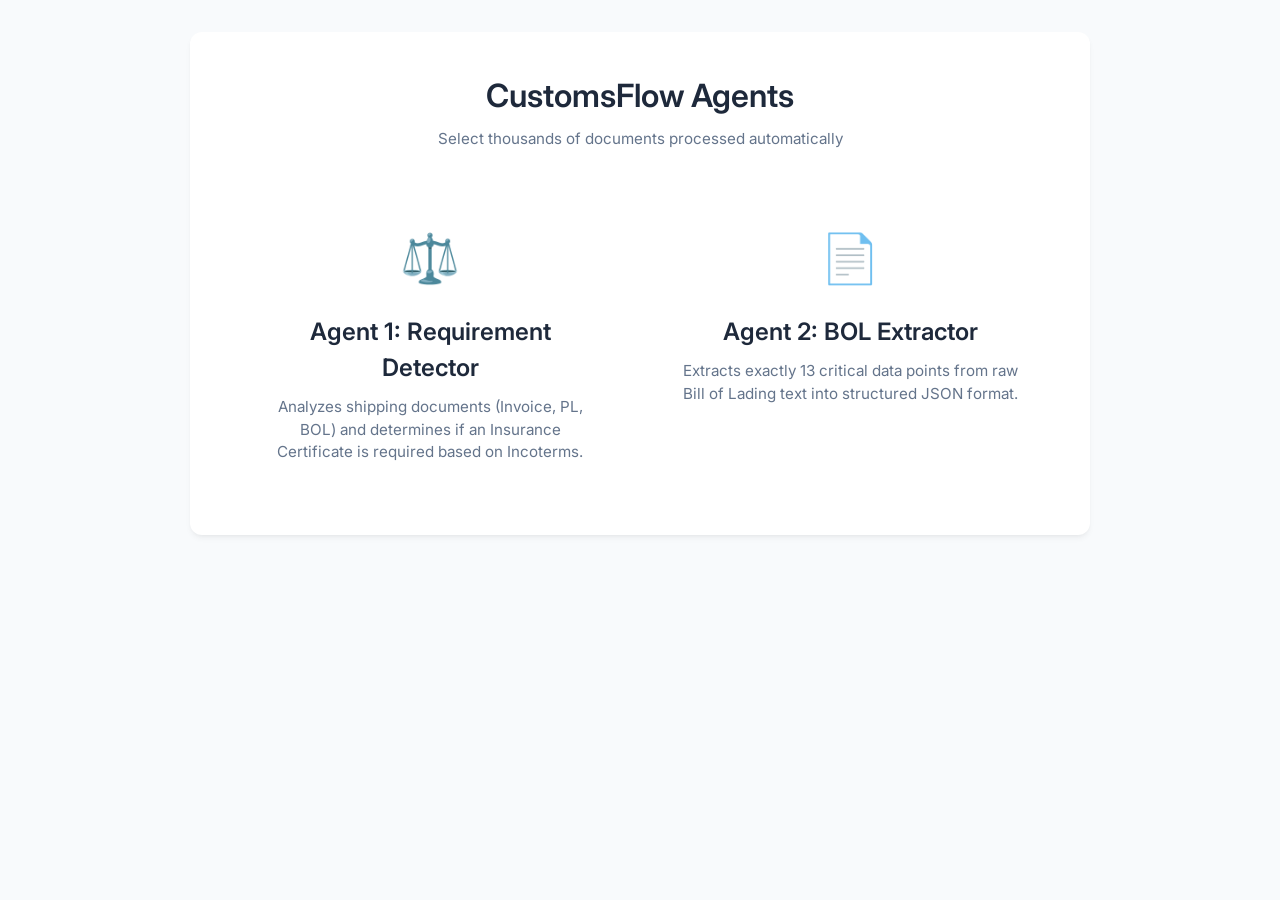
<file: app/templates/landing.html>
<!DOCTYPE html>
<html lang="en">
<head>
    <meta charset="UTF-8">
    <meta name="viewport" content="width=device-width, initial-scale=1.0">
    <title>CustomsFlow - AI Agents</title>
    <link rel="stylesheet" href="/static/style.css">
    <link href="https://fonts.googleapis.com/css2?family=Inter:wght@300;400;500;600;700;800&display=swap" rel="stylesheet">
    <style>
        .landing-grid {
            display: grid;
            grid-template-columns: 1fr 1fr;
            gap: 20px;
            margin-top: 40px;
        }
        .agent-card {
            background: rgba(255,255,255,0.02);
            border: 1px solid rgba(255,255,255,0.05);
            border-radius: 12px;
            padding: 30px;
            text-align: center;
            transition: all 0.3s;
            cursor: pointer;
            text-decoration: none;
            color: inherit;
            display: flex;
            flex-direction: column;
            align-items: center;
        }
        .agent-card:hover {
            background: rgba(255,255,255,0.05);
            border-color: rgba(255,255,255,0.1);
            transform: translateY(-2px);
        }
        .agent-icon {
            font-size: 3rem;
            margin-bottom: 20px;
            color: var(--accent-blue);
        }
    </style>
</head>
<body>
    <div class="bg-particles" id="bgParticles"></div>
    <div class="container" style="max-width: 900px; text-align: center;">
        <header class="header">
            <h1>CustomsFlow Agents</h1>
            <p class="subtitle" style="margin-left: auto; margin-right: auto;">Select thousands of documents processed automatically</p>
        </header>

        <div class="landing-grid">
            <a href="/agent1" class="agent-card">
                <div class="agent-icon">⚖️</div>
                <h2 style="font-size: 1.5rem; margin-bottom: 10px;">Agent 1: Requirement Detector</h2>
                <p style="color: var(--text-secondary); font-size: 0.95rem;">Analyzes shipping documents (Invoice, PL, BOL) and determines if an Insurance Certificate is required based on Incoterms.</p>
            </a>
            
            <a href="/agent2" class="agent-card">
                <div class="agent-icon">📄</div>
                <h2 style="font-size: 1.5rem; margin-bottom: 10px;">Agent 2: BOL Extractor</h2>
                <p style="color: var(--text-secondary); font-size: 0.95rem;">Extracts exactly 13 critical data points from raw Bill of Lading text into structured JSON format.</p>
            </a>
        </div>
    </div>

    <script>
        (function initParticles() {
            const container = document.getElementById('bgParticles');
            for (let i = 0; i < 30; i++) {
                const dot = document.createElement('div');
                dot.className = 'particle';
                dot.style.left = `${Math.random() * 100}%`;
                dot.style.top = `${Math.random() * 100}%`;
                dot.style.animationDelay = `${Math.random() * 8}s`;
                dot.style.animationDuration = `${6 + Math.random() * 8}s`;
                container.appendChild(dot);
            }
        })();
    </script>
</body>
</html>
</file>
<file: static/style.css>
:root {
    --primary: #3b82f6;
    --primary-hover: #2563eb;
    --bg-color: #ffffff;
    --bg-secondary: #f8fafc;
    --text-primary: #1e293b;
    --text-secondary: #64748b;
    --border-color: #e2e8f0;
    
    --match-bg: #f6fff8;
    --match-text: #166534;
    --match-border: #bbf7d0;
    
    --mismatch-bg: #fff5f5;
    --mismatch-text: #991b1b;
    --mismatch-border: #fecaca;
    
    --warning-text: #ef4444;
}

* {
    box-sizing: border-box;
    margin: 0;
    padding: 0;
}

body {
    font-family: 'Inter', -apple-system, BlinkMacSystemFont, sans-serif;
    background-color: var(--bg-secondary);
    color: var(--text-primary);
    line-height: 1.5;
    padding: 2rem;
}

.container {
    max-width: 1000px;
    margin: 0 auto;
    background: var(--bg-color);
    border-radius: 12px;
    box-shadow: 0 4px 6px -1px rgb(0 0 0 / 0.05), 0 2px 4px -2px rgb(0 0 0 / 0.05);
    padding: 2.5rem;
}

.hidden {
    display: none !important;
}

h1, h2 {
    color: var(--text-primary);
    margin-bottom: 0.5rem;
    font-weight: 600;
}

.subtitle, .header-desc {
    color: var(--text-secondary);
    font-size: 0.95rem;
    margin-bottom: 2rem;
}

/* Form Styles */
.form-group {
    margin-bottom: 1.5rem;
}

.form-group label {
    display: flex;
    align-items: center;
    font-weight: 500;
    margin-bottom: 0.5rem;
    font-size: 0.9rem;
}

.tag {
    background: #e2e8f0;
    color: #475569;
    font-size: 0.7rem;
    padding: 0.1rem 0.4rem;
    border-radius: 4px;
    margin-left: 0.5rem;
    font-weight: 600;
}

.tag.optional {
    background: #f1f5f9;
    color: #94a3b8;
    font-weight: 400;
}

textarea {
    width: 100%;
    height: 80px;
    border: 1px solid var(--border-color);
    border-radius: 6px;
    padding: 0.75rem;
    font-family: monospace;
    font-size: 0.85rem;
    resize: vertical;
    transition: border-color 0.2s;
}

textarea:focus {
    outline: none;
    border-color: var(--primary);
    box-shadow: 0 0 0 3px rgba(59, 130, 246, 0.1);
}

.form-actions {
    display: flex;
    gap: 1rem;
    margin-top: 2rem;
}

button {
    display: inline-flex;
    align-items: center;
    justify-content: center;
    gap: 0.5rem;
    padding: 0.6rem 1.2rem;
    font-size: 0.95rem;
    font-weight: 500;
    border-radius: 6px;
    cursor: pointer;
    transition: all 0.2s;
    border: none;
}

.btn-primary {
    background-color: var(--primary);
    color: white;
}

.btn-primary:hover {
    background-color: var(--primary-hover);
}

.btn-secondary {
    background-color: white;
    color: var(--text-primary);
    border: 1px solid var(--border-color);
}

.btn-secondary:hover {
    background-color: var(--bg-secondary);
}

.error-box {
    margin-top: 1rem;
    padding: 1rem;
    background-color: #fef2f2;
    border: 1px solid #fee2e2;
    color: #b91c1c;
    border-radius: 6px;
    font-size: 0.9rem;
}

/* Results Header */
.results-header {
    display: flex;
    justify-content: space-between;
    align-items: flex-start;
    margin-bottom: 2rem;
    padding-bottom: 1.5rem;
    border-bottom: 1px solid var(--border-color);
}

.documents-analyzed {
    display: flex;
    align-items: center;
    gap: 1rem;
    margin-top: 1rem;
}

.documents-analyzed .label {
    font-size: 0.9rem;
    color: var(--text-secondary);
}

.doc-chips {
    display: flex;
    gap: 0.5rem;
    flex-wrap: wrap;
}

.doc-chip {
    padding: 0.25rem 0.75rem;
    border-radius: 100px;
    background: white;
    border: 1px solid var(--border-color);
    font-size: 0.85rem;
    font-weight: 500;
    color: var(--text-primary);
}

.verdict-banner {
    display: flex;
    align-items: center;
    gap: 0.5rem;
    font-weight: 500;
    font-size: 0.95rem;
}

.verdict-banner.error {
    color: var(--warning-text);
}

.verdict-banner.success {
    color: var(--match-text);
}

.verdict-icon {
    width: 20px;
    height: 20px;
    stroke: currentColor;
    stroke-width: 2;
    fill: none;
}

/* Table Styles */
.table-container {
    border: 1px solid var(--border-color);
    border-radius: 8px;
    overflow: hidden;
}

.verification-table {
    width: 100%;
    border-collapse: collapse;
    text-align: left;
}

.verification-table th {
    background: #f8fafc;
    color: var(--text-secondary);
    font-weight: 500;
    font-size: 0.85rem;
    padding: 1rem;
    border-bottom: 1px solid var(--border-color);
}

.verification-table td {
    padding: 1rem;
    vertical-align: top;
    border-bottom: 1px solid var(--border-color);
}

.verification-table tr:last-child td {
    border-bottom: none;
}

.verification-table tr.mismatch {
    background-color: var(--mismatch-bg);
}

.verification-table tr.match {
    background-color: var(--match-bg);
}

.field-name {
    font-weight: 500;
    color: var(--text-primary);
    font-size: 0.95rem;
}

.source-block {
    display: flex;
    flex-direction: column;
    gap: 0.2rem;
}

.source-doc {
    font-size: 0.75rem;
    color: var(--text-secondary);
}

.source-val {
    font-weight: 600;
    font-size: 0.9rem;
    color: var(--text-primary);
}

.status-chip {
    display: inline-flex;
    align-items: center;
    gap: 0.3rem;
    padding: 0.3rem 0.8rem;
    border-radius: 100px;
    font-size: 0.8rem;
    font-weight: 600;
}

.status-chip.mismatch {
    background-color: #fee2e2;
    color: var(--mismatch-text);
}

.status-chip.match {
    background-color: var(--match-border);
    color: var(--match-text);
}

.status-chip.unverifiable {
    background-color: #e2e8f0;
    color: #475569;
}
</file>
